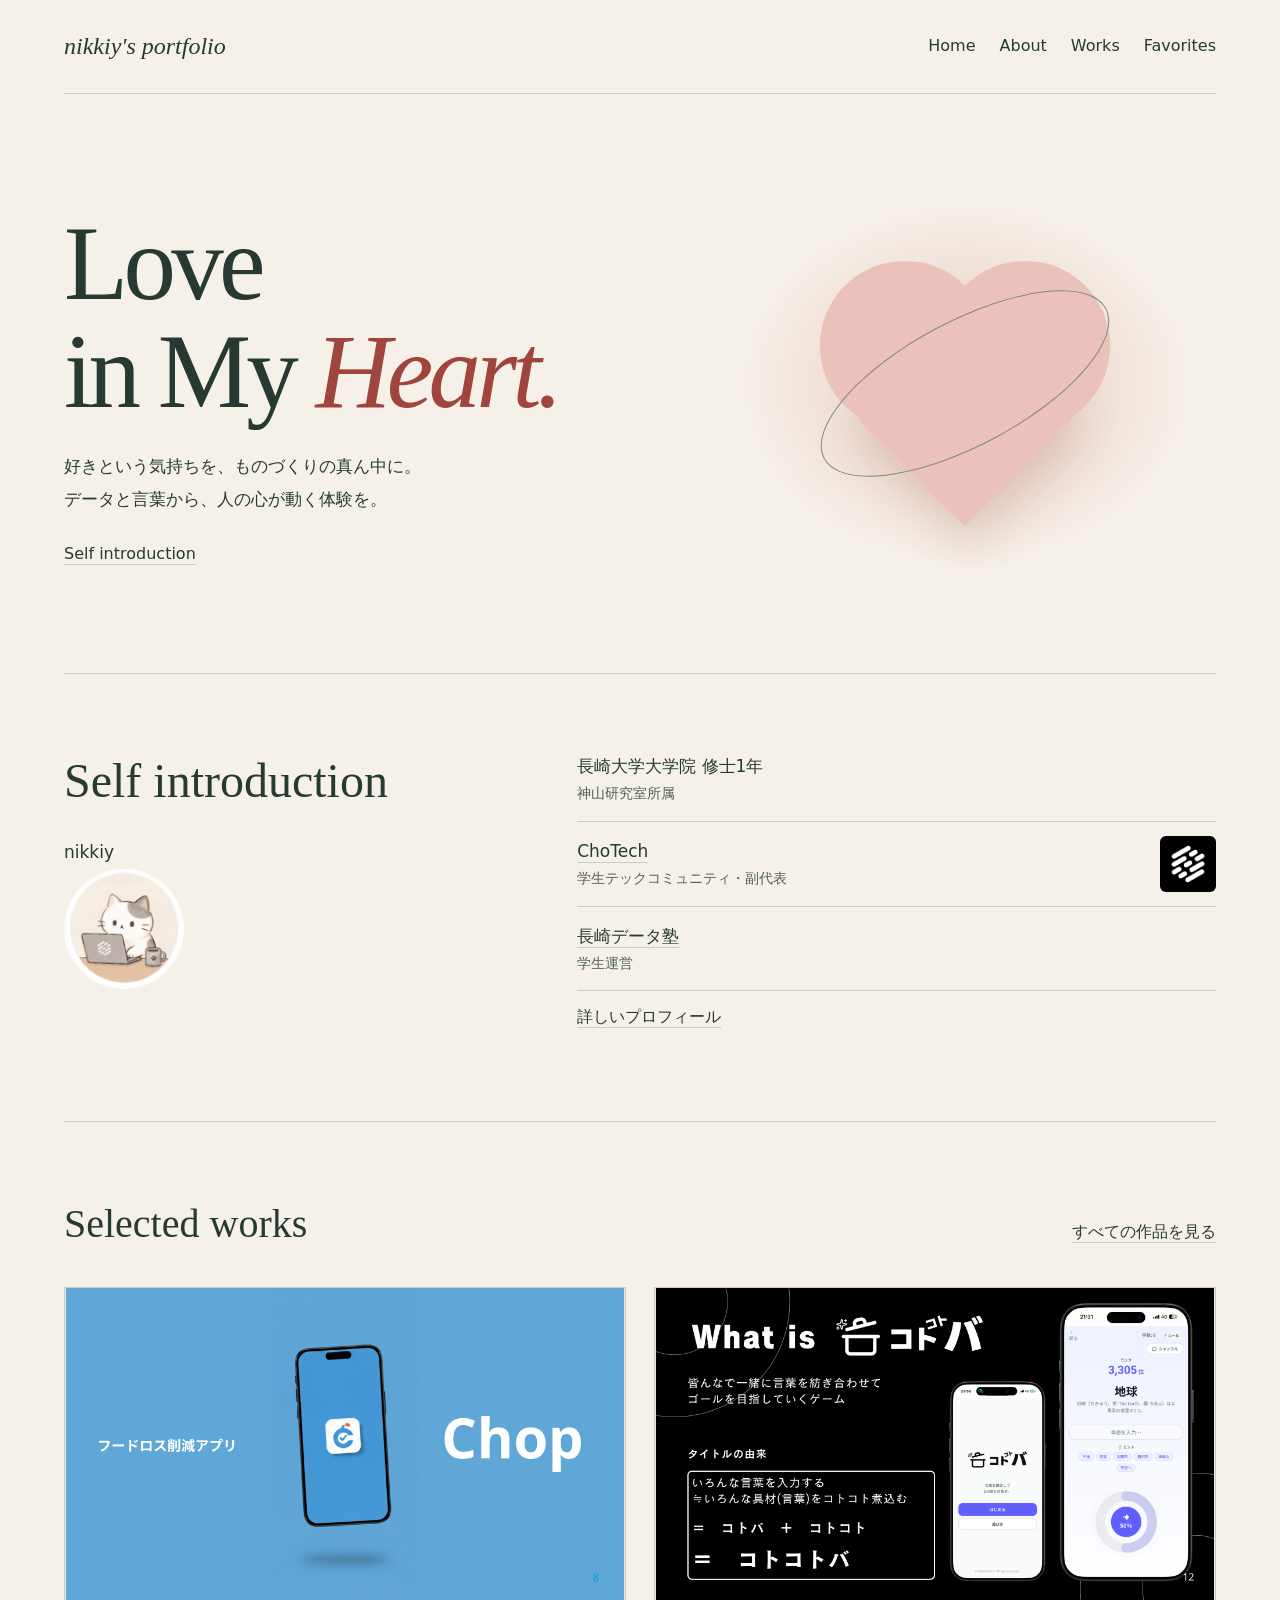
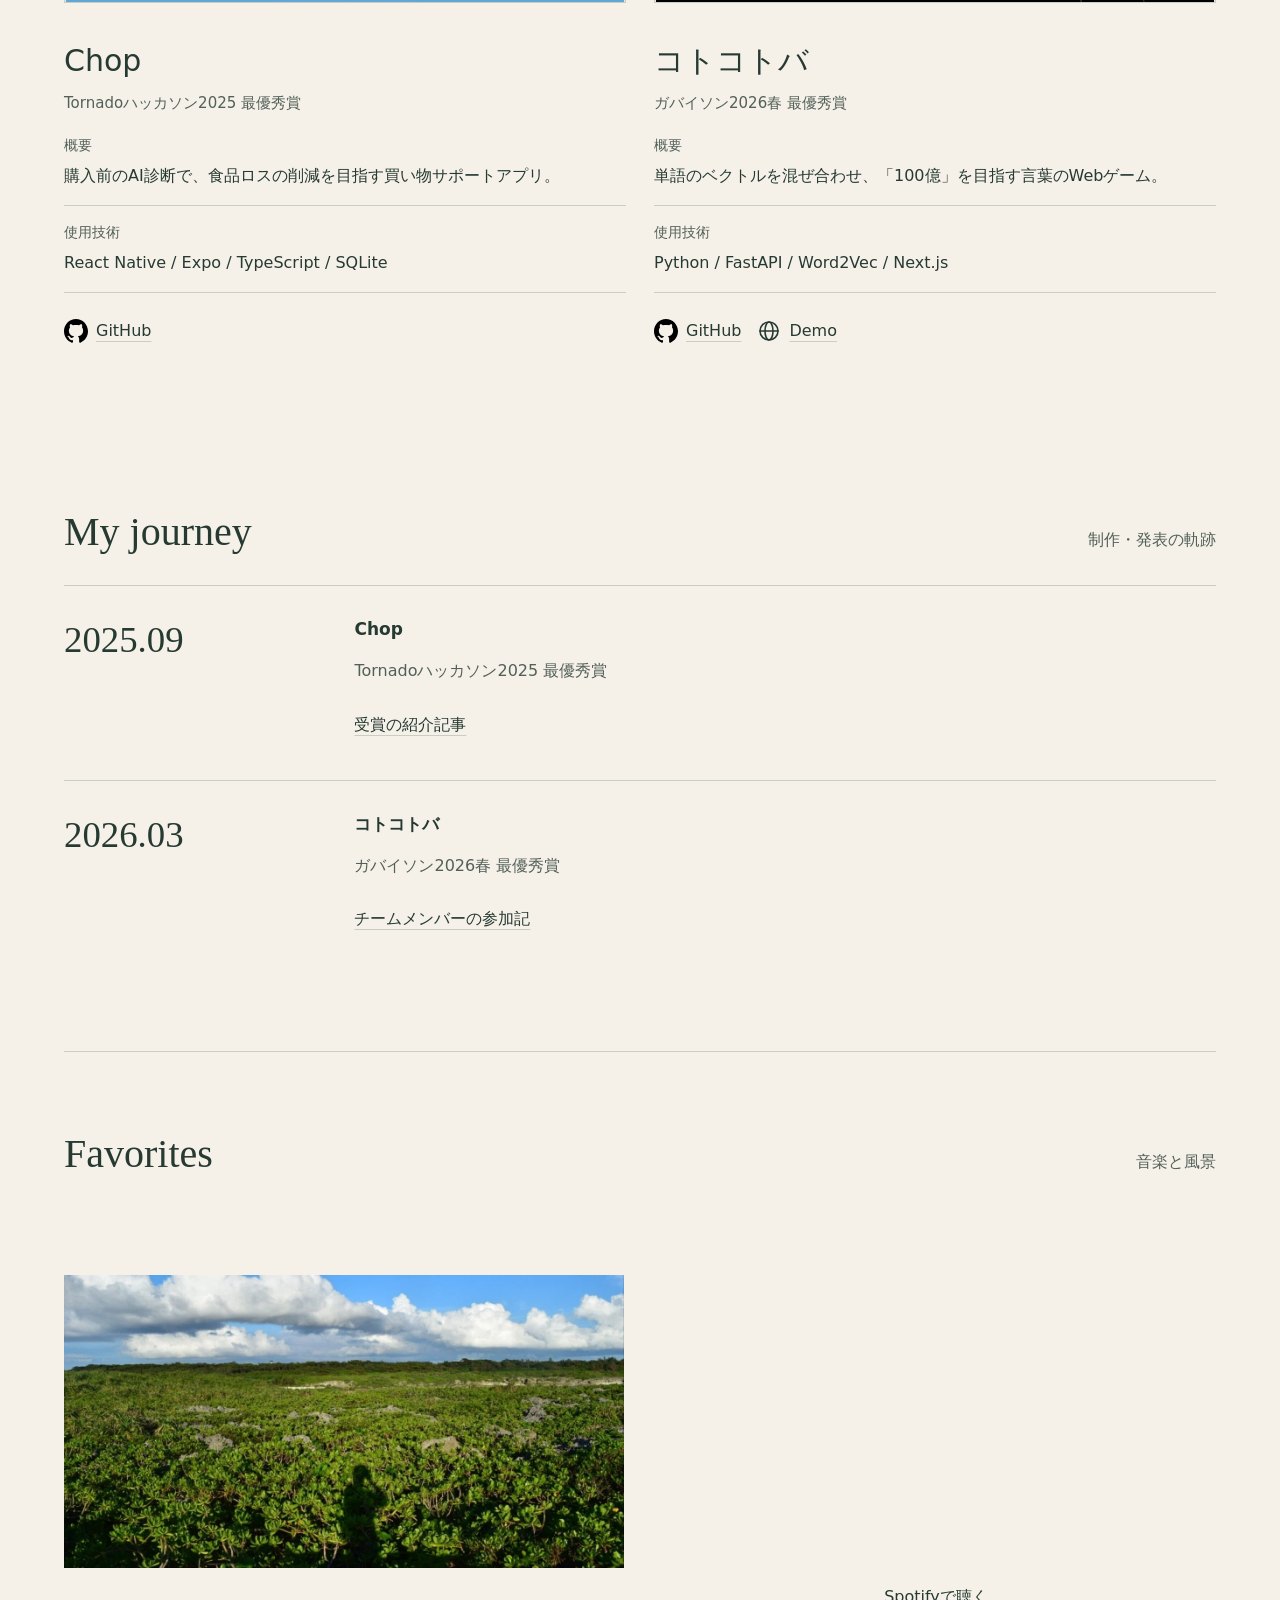
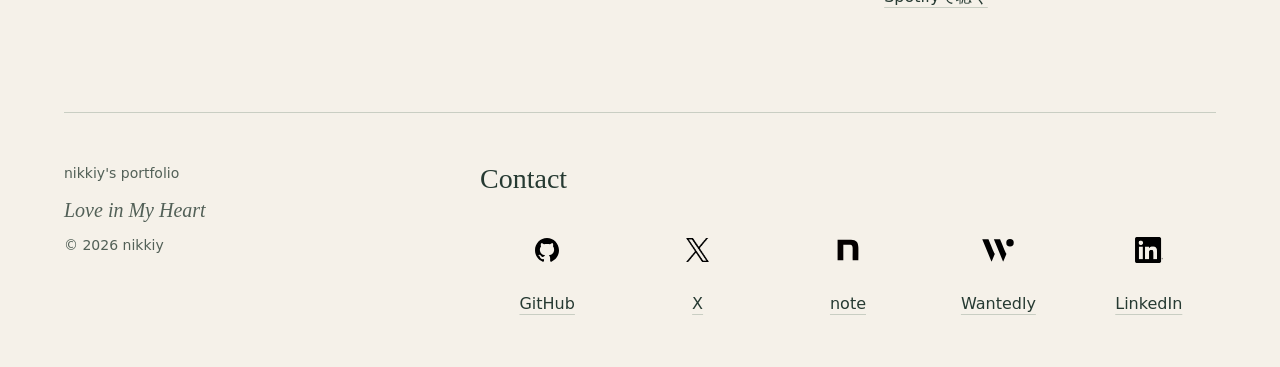
<file: index.html>
<!doctype html>
<html lang="ja">
<head>
<meta charset="utf-8"><meta name="viewport" content="width=device-width,initial-scale=1">
<title>nikkiy's portfolio — Love in My Heart</title>
<meta name="description" content="nikkiy's portfolio。データと言葉を、心が動く体験へ。作品と制作の軌跡。">
<link rel="icon" type="image/svg+xml" href="images/site-mark.svg"><link rel="stylesheet" href="portfolio-theme.css">
</head>
<body data-page="home"><a class="skip-link" href="#main">本文へ</a>

<div class="shell">
<header class="top"><a class="brand" href="index.html">nikkiy's portfolio</a><nav class="nav" aria-label="メインナビゲーション"><a href="index.html" data-nav="home">Home</a><a href="about.html" data-nav="about">About</a><a href="portfolio.html" data-nav="portfolio">Works</a><a href="#favorites">Favorites</a></nav></header>
<main id="main">
<section class="hero" id="home" aria-labelledby="main-title"><div><h1 id="main-title">Love<br>in My <em>Heart.</em></h1><p class="lead">好きという気持ちを、ものづくりの真ん中に。<br>データと言葉から、人の心が動く体験を。</p><a class="more" href="#about">Self introduction</a></div><div class="hero-art" role="img" aria-label="ハートと軌道を組み合わせた表紙のビジュアル"><div class="heart"></div><div class="orbit"></div></div></section>

<section class="section about" id="about" aria-labelledby="about-title"><div><h2 id="about-title">Self introduction</h2><p class="profile-name">nikkiy</p><img class="profile-portrait profile-portrait-small" src="images/nikkiy-cat.jpeg" alt="パソコンに向かう猫のプロフィールイラスト" width="2048" height="2048" loading="lazy" decoding="async"></div><div>
<ul class="profile-roles" aria-label="所属と活動">
  <li>
    <span class="profile-role-name">長崎大学大学院 修士1年</span>
    <span class="profile-role-detail">神山研究室所属</span>
  </li>
  <li>
    <a class="profile-community" href="https://chotech.dev/" target="_blank" rel="noopener noreferrer" aria-label="学生テックコミュニティ ChoTech 副代表。公式サイトを新しいタブで開く">
      <strong class="profile-role-name">ChoTech</strong>
      <img class="community-logo" src="images/chotech-mark.png" alt="" width="1080" height="1080" loading="lazy" decoding="async">
      <span class="profile-role-detail">学生テックコミュニティ・副代表</span>
    </a>
  </li>
  <li>
    <a class="profile-organization" href="https://db.nagasaki-u.ac.jp/projects/nd-juku/" target="_blank" rel="noopener noreferrer" aria-label="長崎データ塾の公式紹介ページを新しいタブで開く">
      <span class="profile-role-name">長崎データ塾</span>
      <span class="profile-role-detail">学生運営</span>
    </a>
  </li>
</ul><a class="more" href="about.html">詳しいプロフィール</a>
</div></section>
<section class="section" id="works" aria-labelledby="works-title"><div class="section-head"><h2 id="works-title">Selected works</h2><a class="more" href="portfolio.html">すべての作品を見る</a></div><div class="works" id="selected-work-grid"></div><noscript><p><a href="https://github.com/yudo417/Workspace_katsuUdon">Chop</a>・<a href="https://github.com/nu-chotech/coto2-ba">コトコトバ</a></p></noscript></section>

<section class="section" id="journey" aria-labelledby="journey-title"><div class="section-head"><h2 id="journey-title">My journey</h2><span>制作・発表の軌跡</span></div><ol class="journey">
  <li class="event"><time class="year" datetime="2025-09">2025.09</time><div class="event-body"><h3>Chop</h3><p>Tornadoハッカソン2025 最優秀賞</p><a class="more event-source" href="https://www.teikyo-u.ac.jp/topics/2025/1009-1" target="_blank" rel="noopener noreferrer">受賞の紹介記事</a></div></li>
  <li class="event"><time class="year" datetime="2026-03">2026.03</time><div class="event-body"><h3>コトコトバ</h3><p>ガバイソン2026春 最優秀賞</p><a class="more event-source" href="https://note.com/ut42tech/n/nac8dcaa9a128" target="_blank" rel="noopener noreferrer">チームメンバーの参加記</a></div></li>
</ol></section>
<section class="section favorites" id="favorites" aria-labelledby="favorites-title">
  <div class="section-head"><h2 id="favorites-title">Favorites</h2><span>音楽と風景</span></div>
  <div class="favorites-grid"><figure class="favorite-landscape"><img src="images/favorite-landscape.webp" alt="大きな雲が浮かぶ青空と、緑が広がる風景" width="1280" height="670" loading="lazy" decoding="async"></figure>
  <div class="favorite-music"><div class="spotify-player">
    <iframe title="お気に入りの音楽 — Spotifyプレイヤー" src="https://open.spotify.com/embed/track/0A9s1ZDOZsYsbfkRk6q2cr?utm_source=generator&amp;si=86ffbbbaef3b4868" width="100%" height="352" allowfullscreen allow="autoplay; clipboard-write; encrypted-media; fullscreen; picture-in-picture" loading="lazy"></iframe>
  </div>
  <p class="spotify-link"><a class="more" href="https://open.spotify.com/track/0A9s1ZDOZsYsbfkRk6q2cr" target="_blank" rel="noopener noreferrer">Spotifyで聴く</a></p></div></div>
</section>
</main><footer class="footer">
  <div class="footer-identity"><span>nikkiy's portfolio</span><em>Love in My Heart</em><span class="footer-copyright">© 2026 nikkiy</span></div>
  <div class="footer-contact" id="contact" data-contact hidden>
    <h2 id="contact-title">Contact</h2>
    <ul class="contact-links" id="contact-links" aria-labelledby="contact-title"></ul>
  </div>
</footer>
</div><script src="data/portfolio-projects.js"></script><script src="data/contact-links.js"></script><script src="project-cards.js"></script><script src="public.js"></script></body></html>
</file>
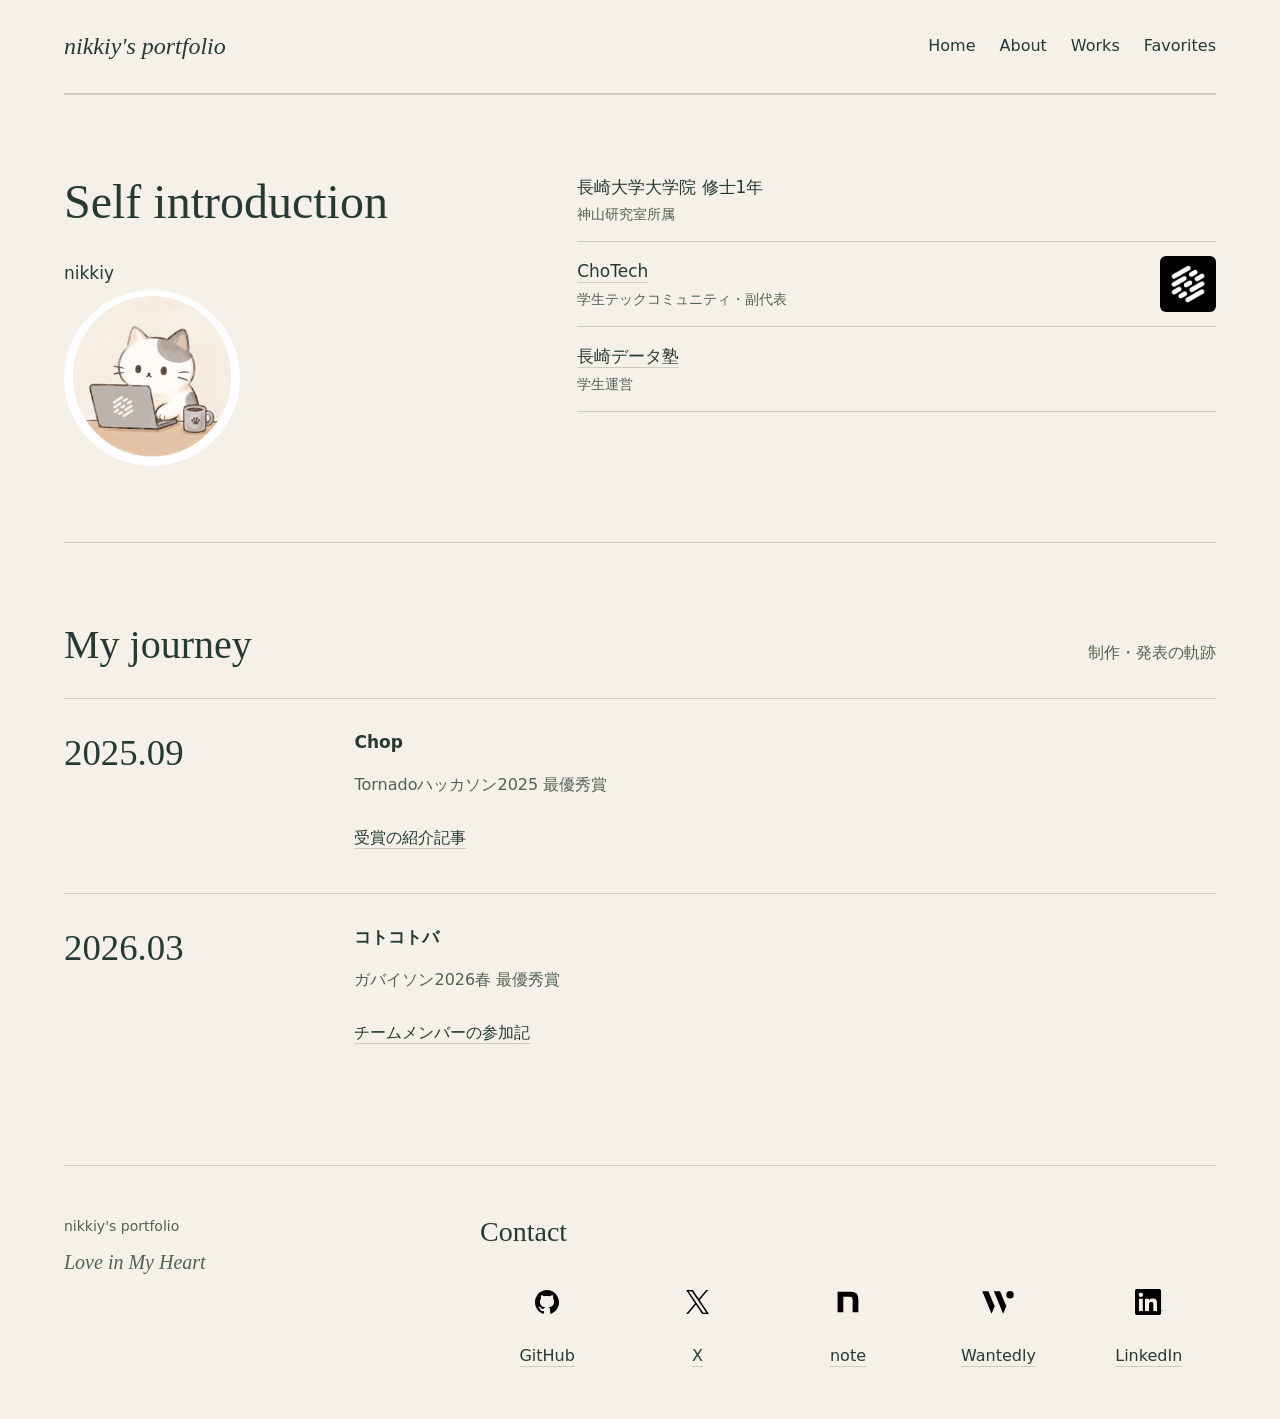
<file: about.html>
<!doctype html><html lang="ja"><head><meta charset="utf-8"><meta name="viewport" content="width=device-width,initial-scale=1"><title>About — nikkiy's portfolio</title><meta name="description" content="nikkiyの所属と活動、制作・発表の軌跡。"><link rel="icon" type="image/svg+xml" href="images/site-mark.svg"><link rel="stylesheet" href="portfolio-theme.css"></head><body data-page="about"><a class="skip-link" href="#main">本文へ</a><div class="shell"><header class="top"><a class="brand" href="index.html">nikkiy's portfolio</a><nav class="nav" aria-label="メインナビゲーション"><a href="index.html" data-nav="home">Home</a><a href="about.html" data-nav="about">About</a><a href="portfolio.html" data-nav="portfolio">Works</a><a href="index.html#favorites">Favorites</a></nav></header><main id="main"><section class="section about" aria-labelledby="about-title"><div><h1 id="about-title">Self introduction</h1><p class="profile-name">nikkiy</p><img class="profile-portrait" src="images/nikkiy-cat.jpeg" alt="パソコンに向かう猫のプロフィールイラスト" width="2048" height="2048" loading="lazy" decoding="async"></div><div>
<ul class="profile-roles" aria-label="所属と活動">
  <li>
    <span class="profile-role-name">長崎大学大学院 修士1年</span>
    <span class="profile-role-detail">神山研究室所属</span>
  </li>
  <li>
    <a class="profile-community" href="https://chotech.dev/" target="_blank" rel="noopener noreferrer" aria-label="学生テックコミュニティ ChoTech 副代表。公式サイトを新しいタブで開く">
      <strong class="profile-role-name">ChoTech</strong>
      <img class="community-logo" src="images/chotech-mark.png" alt="" width="1080" height="1080" loading="lazy" decoding="async">
      <span class="profile-role-detail">学生テックコミュニティ・副代表</span>
    </a>
  </li>
  <li>
    <a class="profile-organization" href="https://db.nagasaki-u.ac.jp/projects/nd-juku/" target="_blank" rel="noopener noreferrer" aria-label="長崎データ塾の公式紹介ページを新しいタブで開く">
      <span class="profile-role-name">長崎データ塾</span>
      <span class="profile-role-detail">学生運営</span>
    </a>
  </li>
</ul>
</div></section><section class="section" id="journey"><div class="section-head"><h2>My journey</h2><span>制作・発表の軌跡</span></div><ol class="journey">
  <li class="event"><time class="year" datetime="2025-09">2025.09</time><div class="event-body"><h3>Chop</h3><p>Tornadoハッカソン2025 最優秀賞</p><a class="more event-source" href="https://www.teikyo-u.ac.jp/topics/2025/1009-1" target="_blank" rel="noopener noreferrer">受賞の紹介記事</a></div></li>
  <li class="event"><time class="year" datetime="2026-03">2026.03</time><div class="event-body"><h3>コトコトバ</h3><p>ガバイソン2026春 最優秀賞</p><a class="more event-source" href="https://note.com/ut42tech/n/nac8dcaa9a128" target="_blank" rel="noopener noreferrer">チームメンバーの参加記</a></div></li>
</ol></section></main><footer class="footer">
  <div class="footer-identity"><span>nikkiy's portfolio</span><em>Love in My Heart</em></div>
  <div class="footer-contact" id="contact" data-contact hidden>
    <h2 id="contact-title">Contact</h2>
    <ul class="contact-links" id="contact-links" aria-labelledby="contact-title"></ul>
  </div>
</footer></div><script src="data/contact-links.js"></script><script src="project-cards.js"></script><script src="public.js"></script></body></html>
</file>
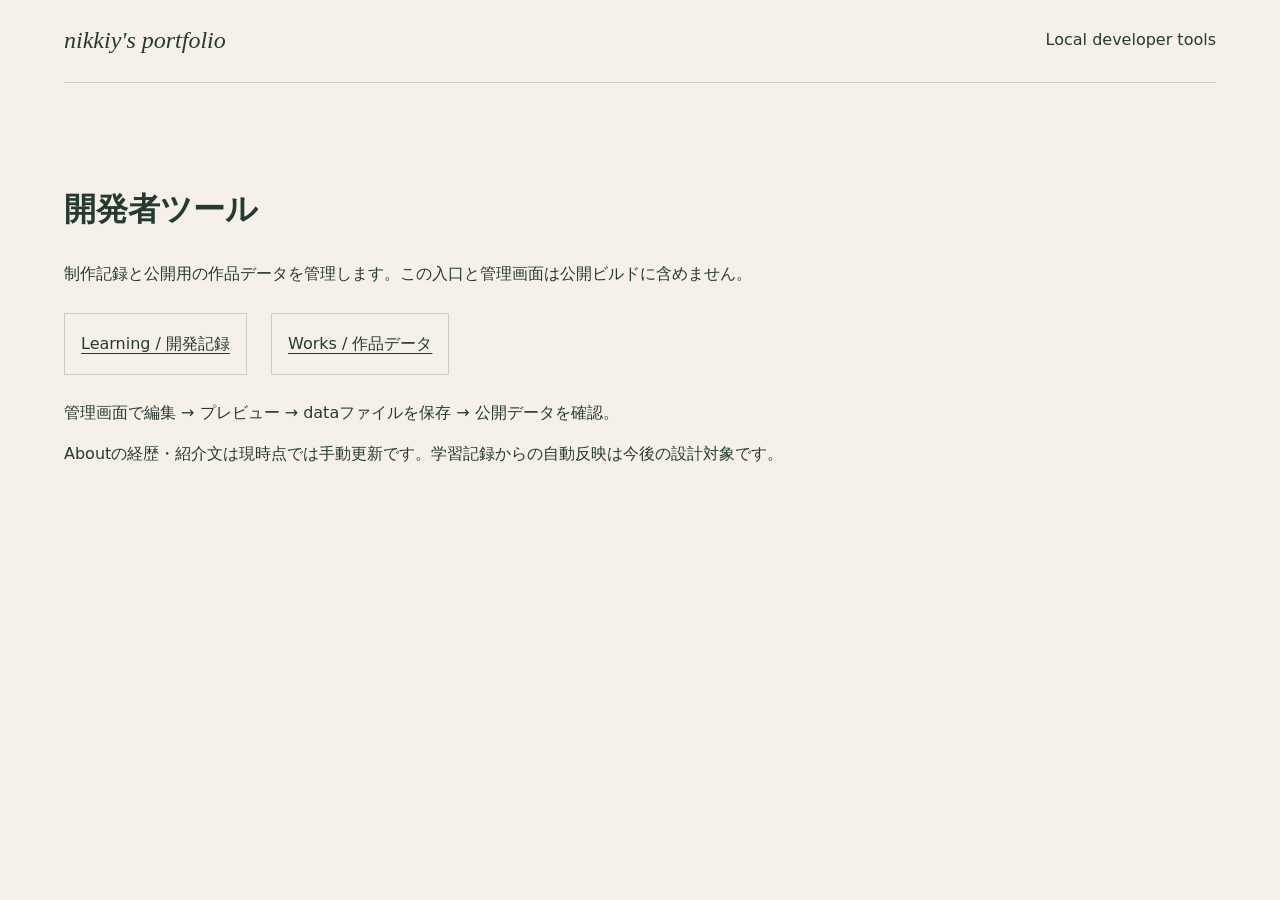
<file: developer-admin.html>
﻿<!doctype html><html lang="ja"><head><meta charset="utf-8"><meta name="viewport" content="width=device-width,initial-scale=1"><meta name="robots" content="noindex"><title>Developer tools — nikkiy's portfolio</title><link rel="stylesheet" href="portfolio-theme.css"></head><body><div class="shell"><header class="top"><a class="brand" href="index.html">nikkiy's portfolio</a><span>Local developer tools</span></header><main class="section"><h1>開発者ツール</h1><p>制作記録と公開用の作品データを管理します。この入口と管理画面は公開ビルドに含めません。</p><div class="developer-links"><a href="learning-admin.html">Learning / 開発記録</a><a href="portfolio-admin.html">Works / 作品データ</a></div><p>管理画面で編集 → プレビュー → dataファイルを保存 → 公開データを確認。</p><p>Aboutの経歴・紹介文は現時点では手動更新です。学習記録からの自動反映は今後の設計対象です。</p></main></div></body></html>
</file>
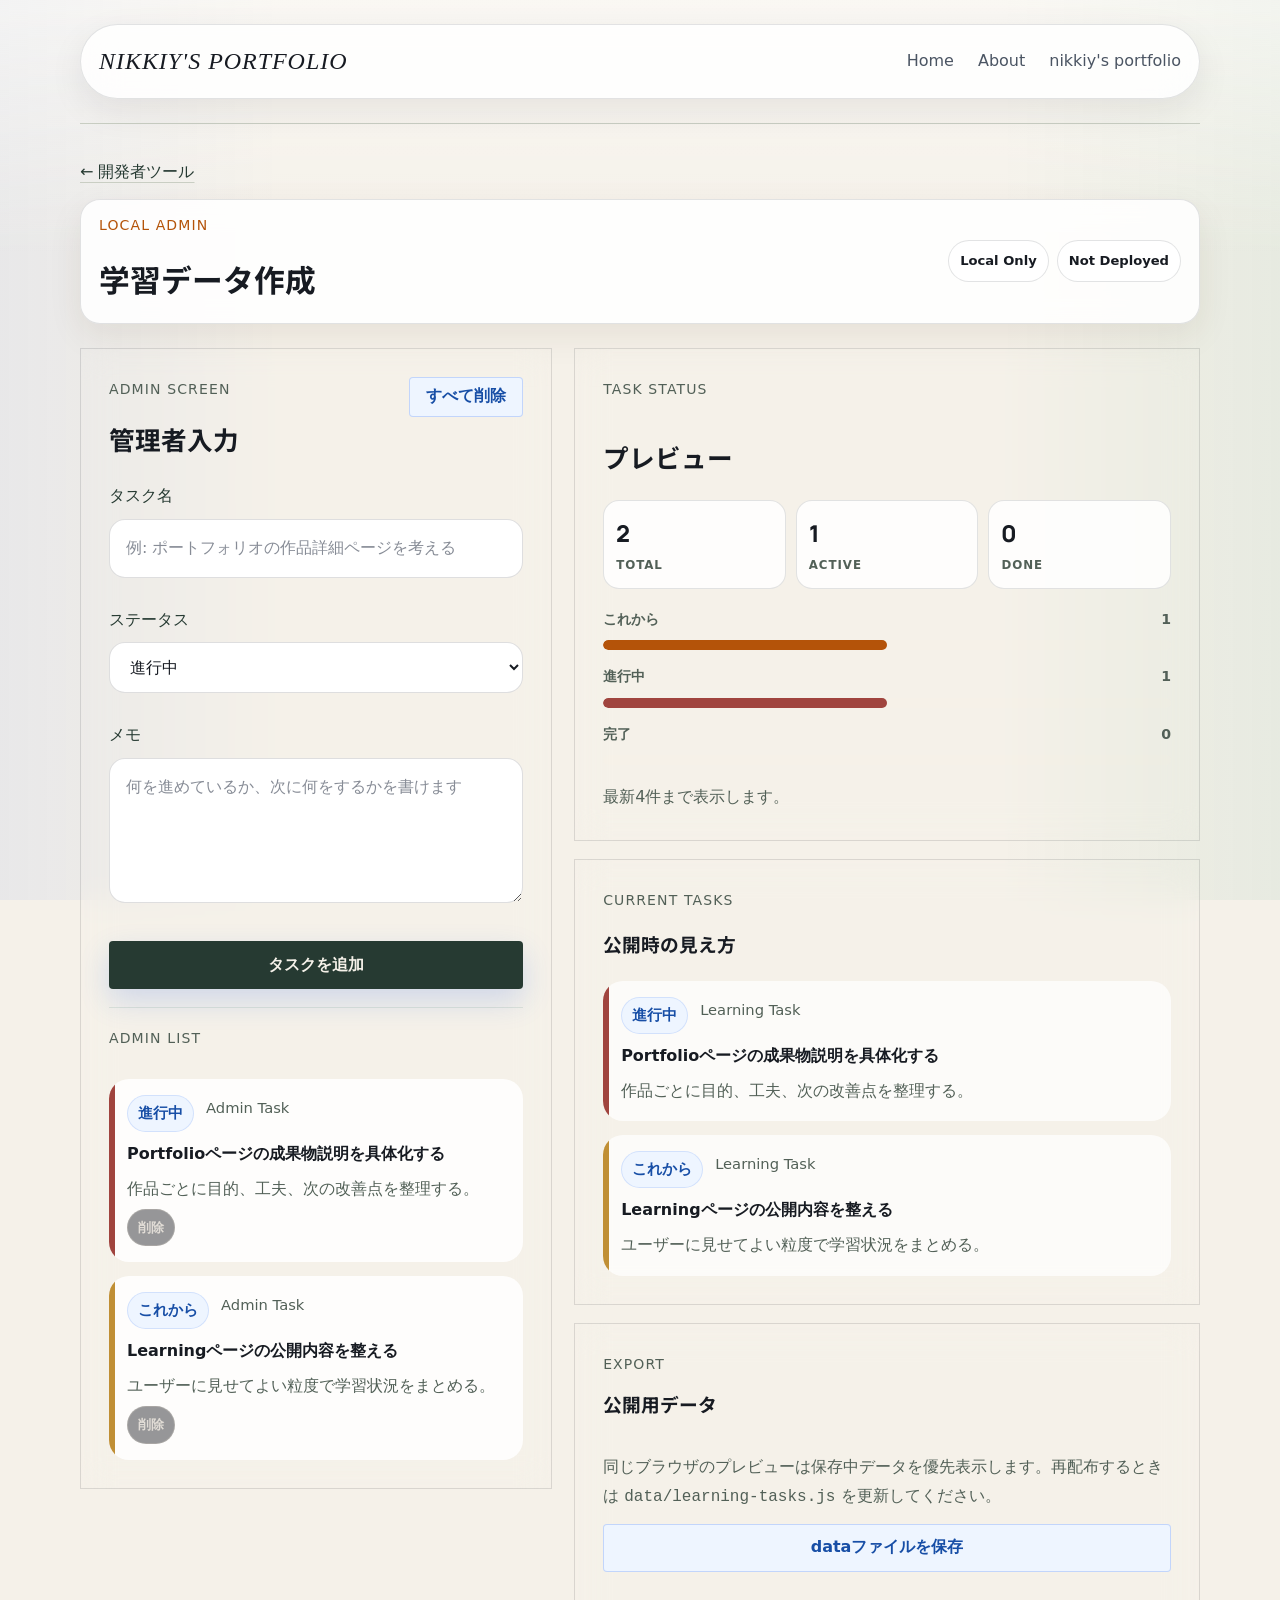
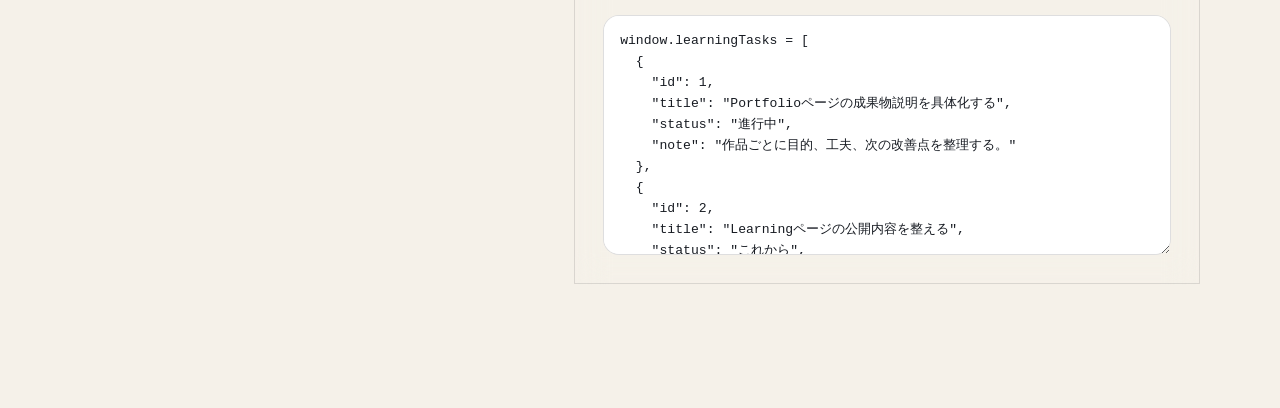
<file: learning-admin.html>
<!DOCTYPE html>
<html lang="ja">
<head>
  <link rel="icon" href="favicon.png">
  <meta charset="UTF-8">
  <meta name="viewport" content="width=device-width, initial-scale=1.0">
  <title>Portfolio | Learning Admin</title>
  <meta
    name="description"
    content="nikkiy's portfolio のLearningデータをローカルで作成するための管理者用ページです。"
  >
  <link rel="preconnect" href="https://fonts.googleapis.com">
  <link rel="preconnect" href="https://fonts.gstatic.com" crossorigin>
  <link
    href="https://fonts.googleapis.com/css2?family=Manrope:wght@400;500;700;800&family=Noto+Sans+JP:wght@400;500;700;900&display=swap"
    rel="stylesheet"
  >
  <link rel="stylesheet" href="styles.css"><link rel="stylesheet" href="portfolio-theme.css">
</head>
<body data-page="learning">
  <div class="page-shell">
    <header class="site-header compact-header">
      <nav class="topbar">
        <a class="brand" href="index.html">nikkiy's portfolio</a>
        <div class="topbar-links">
          <a href="index.html" data-nav="home">Home</a>
          <a href="about.html" data-nav="about">About</a>
          <a href="portfolio.html" data-nav="portfolio">nikkiy's portfolio</a>

        </div>
      </nav>
    </header>

    <main><a class="more" href="developer-admin.html">← 開発者ツール</a>
      <section class="learning-toolbar" aria-label="Learning admin overview">
        <div>
          <p class="eyebrow">Local Admin</p>
          <h1>学習データ作成</h1>
        </div>
        <div class="learning-status-strip" aria-label="管理者画面の扱い">
          <span>Local Only</span>
          <span>Not Deployed</span>
        </div>
      </section>

      <section class="section">
        <div class="learning-split-grid">
          <section class="panel admin-panel" aria-labelledby="admin-panel-title">
            <div class="panel-heading-row">
              <div>
                <p class="card-label">Admin Screen</p>
                <h2 id="admin-panel-title">管理者入力</h2>
              </div>
              <button class="button button-secondary button-small" type="button" id="task-reset-button">すべて削除</button>
            </div>

            <form id="task-form" class="task-form">
              <label>
                タスク名
                <input type="text" id="task-title-input" name="title" placeholder="例: ポートフォリオの作品詳細ページを考える" required>
              </label>
              <label>
                ステータス
                <select id="task-status-input" name="status">
                  <option value="進行中">進行中</option>
                  <option value="これから">これから</option>
                  <option value="完了">完了</option>
                </select>
              </label>
              <label>
                メモ
                <textarea id="task-note-input" name="note" rows="4" placeholder="何を進めているか、次に何をするかを書けます"></textarea>
              </label>
              <button class="button button-primary" type="submit">タスクを追加</button>
            </form>

            <div class="admin-task-area">
              <p class="card-label">Admin List</p>
              <div id="task-list" class="task-list"></div>
            </div>
          </section>

          <section class="user-preview-column" aria-labelledby="preview-panel-title">
            <article class="panel task-insight-panel">
              <p class="card-label">Task Status</p>
              <h2 id="preview-panel-title">プレビュー</h2>
              <div class="task-counts" aria-label="タスク数">
                <div>
                  <span id="task-count-total">0</span>
                  <small>Total</small>
                </div>
                <div>
                  <span id="task-count-active">0</span>
                  <small>Active</small>
                </div>
                <div>
                  <span id="task-count-done">0</span>
                  <small>Done</small>
                </div>
              </div>
              <div class="task-progress-list" aria-label="ステータス別の進捗">
                <div class="task-progress-row">
                  <div>
                    <strong>これから</strong>
                    <span id="task-count-todo">0</span>
                  </div>
                  <span class="task-progress-track">
                    <span class="task-progress-fill task-progress-todo" id="task-progress-todo"></span>
                  </span>
                </div>
                <div class="task-progress-row">
                  <div>
                    <strong>進行中</strong>
                    <span id="task-count-active-row">0</span>
                  </div>
                  <span class="task-progress-track">
                    <span class="task-progress-fill task-progress-active" id="task-progress-active"></span>
                  </span>
                </div>
                <div class="task-progress-row">
                  <div>
                    <strong>完了</strong>
                    <span id="task-count-done-row">0</span>
                  </div>
                  <span class="task-progress-track">
                    <span class="task-progress-fill task-progress-done" id="task-progress-done"></span>
                  </span>
                </div>
              </div>
              <p class="task-insight-note" id="task-limit-note">最新4件を表示します。</p>
            </article>

            <article class="panel task-list-panel">
              <p class="card-label">Current Tasks</p>
              <h3>公開時の見え方</h3>
              <div id="preview-task-list" class="task-list preview-task-list"></div>
            </article>

            <article class="panel admin-export-panel">
              <p class="card-label">Export</p>
              <h3>公開用データ</h3>
              <p>同じブラウザのプレビューは保存中データを優先表示します。再配布するときは <code>data/learning-tasks.js</code> を更新してください。</p>
              <button class="button button-secondary" type="button" id="task-save-file-button">dataファイルを保存</button>
              <p class="admin-save-status" id="task-save-status" aria-live="polite"></p>
              <textarea id="task-export-output" class="task-export-output" rows="10" readonly></textarea>
            </article>
          </section>
        </div>
      </section>
    </main>
  </div>

  <script src="data/learning-tasks.js"></script>
  <script src="script.js"></script>
</body>
</html>
</file>
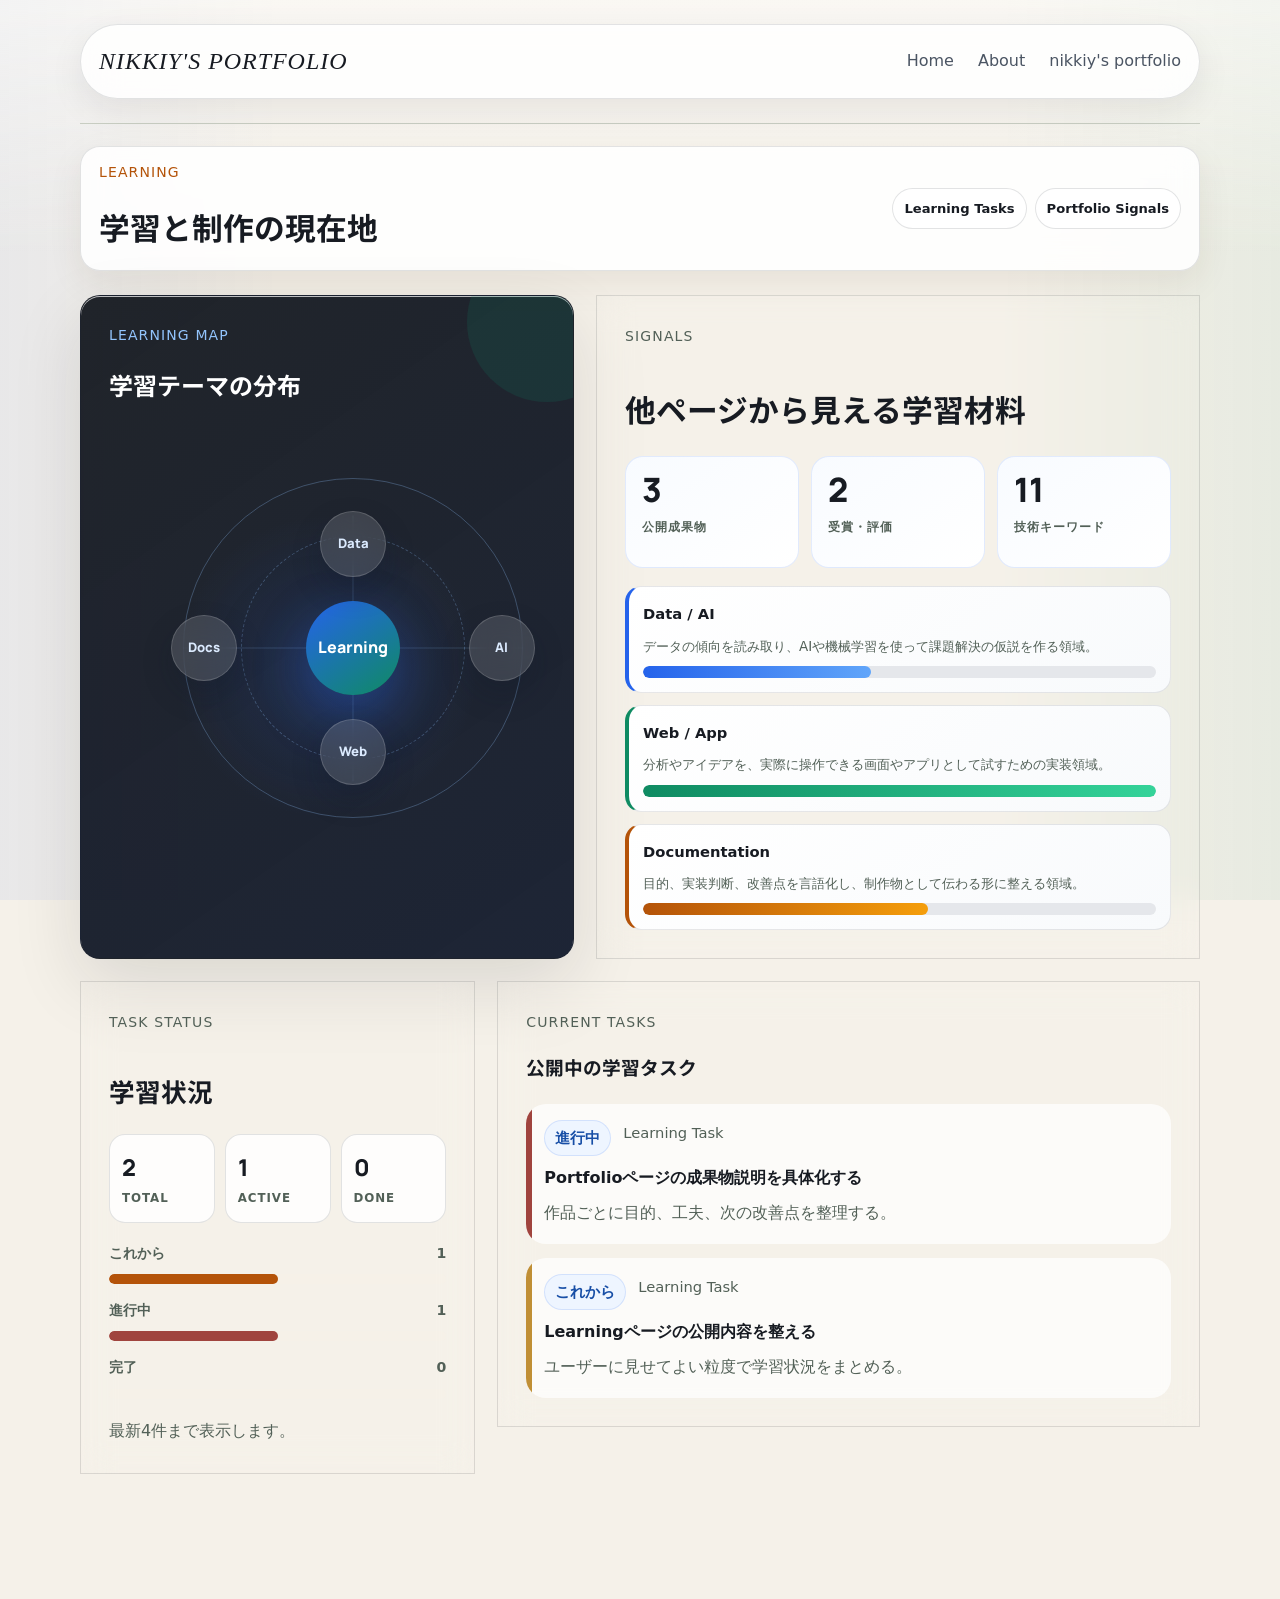
<file: learning.html>
<!DOCTYPE html>
<html lang="ja">
<head>
  <link rel="icon" href="favicon.png">
  <meta charset="UTF-8">
  <meta name="viewport" content="width=device-width, initial-scale=1.0">
  <title>Portfolio | Learning</title>
  <meta
    name="description"
    content="nikkiy's portfolio のLearningページ。現在の学習状況を公開用に表示します。"
  >
  <link rel="preconnect" href="https://fonts.googleapis.com">
  <link rel="preconnect" href="https://fonts.gstatic.com" crossorigin>
  <link
    href="https://fonts.googleapis.com/css2?family=Manrope:wght@400;500;700;800&family=Noto+Sans+JP:wght@400;500;700;900&display=swap"
    rel="stylesheet"
  >
  <link rel="stylesheet" href="styles.css"><link rel="stylesheet" href="portfolio-theme.css">
</head>
<body data-page="learning">
  <div class="page-shell">
    <header class="site-header compact-header">
      <nav class="topbar">
        <a class="brand" href="index.html">nikkiy's portfolio</a>
        <div class="topbar-links">
          <a href="index.html" data-nav="home">Home</a>
          <a href="about.html" data-nav="about">About</a>
          <a href="portfolio.html" data-nav="portfolio">nikkiy's portfolio</a>

        </div>
      </nav>
    </header>

    <main>
      <section class="learning-toolbar" aria-label="Learning overview">
        <div>
          <p class="eyebrow">Learning</p>
          <h1>学習と制作の現在地</h1>
        </div>
        <div class="learning-status-strip" aria-label="データの表示方式">
          <span>Learning Tasks</span>
          <span>Portfolio Signals</span>
        </div>
      </section>

      <section class="section">
        <div class="learning-dashboard" aria-label="Learning dashboard">
          <article class="learning-radar-panel">
            <div>
              <p class="card-label">Learning Map</p>
              <h2>学習テーマの分布</h2>
            </div>
            <div class="learning-orbit" aria-hidden="true">
              <span class="orbit-ring orbit-ring-one"></span>
              <span class="orbit-ring orbit-ring-two"></span>
              <span class="orbit-core">Learning</span>
              <span class="orbit-node orbit-node-data">Data</span>
              <span class="orbit-node orbit-node-ai">AI</span>
              <span class="orbit-node orbit-node-web">Web</span>
              <span class="orbit-node orbit-node-docs">Docs</span>
            </div>
          </article>

          <article class="panel learning-source-panel">
            <p class="card-label">Signals</p>
            <h2>他ページから見える学習材料</h2>
            <div class="learning-signal-grid">
              <div>
                <span id="learning-project-count">0</span>
                <small>公開成果物</small>
              </div>
              <div>
                <span id="learning-award-count">0</span>
                <small>受賞・評価</small>
              </div>
              <div>
                <span id="learning-tech-count">0</span>
                <small>技術キーワード</small>
              </div>
            </div>
            <div class="learning-topic-bars" aria-label="学習テーマ別の関連度">
              <div class="topic-row topic-row-ai">
                <strong>Data / AI</strong>
                <p>データの傾向を読み取り、AIや機械学習を使って課題解決の仮説を作る領域。</p>
                <span><i id="learning-bar-ai"></i></span>
              </div>
              <div class="topic-row topic-row-web">
                <strong>Web / App</strong>
                <p>分析やアイデアを、実際に操作できる画面やアプリとして試すための実装領域。</p>
                <span><i id="learning-bar-web"></i></span>
              </div>
              <div class="topic-row topic-row-docs">
                <strong>Documentation</strong>
                <p>目的、実装判断、改善点を言語化し、制作物として伝わる形に整える領域。</p>
                <span><i id="learning-bar-docs"></i></span>
              </div>
            </div>
          </article>
        </div>

        <div class="learning-public-grid">
          <article class="panel task-insight-panel">
            <p class="card-label">Task Status</p>
            <h2 id="preview-panel-title">学習状況</h2>
            <div class="task-counts" aria-label="タスク数">
              <div>
                <span id="task-count-total">0</span>
                <small>Total</small>
              </div>
              <div>
                <span id="task-count-active">0</span>
                <small>Active</small>
              </div>
              <div>
                <span id="task-count-done">0</span>
                <small>Done</small>
              </div>
            </div>
            <div class="task-progress-list" aria-label="ステータス別の進捗">
              <div class="task-progress-row">
                <div>
                  <strong>これから</strong>
                  <span id="task-count-todo">0</span>
                </div>
                <span class="task-progress-track">
                  <span class="task-progress-fill task-progress-todo" id="task-progress-todo"></span>
                </span>
              </div>
              <div class="task-progress-row">
                <div>
                  <strong>進行中</strong>
                  <span id="task-count-active-row">0</span>
                </div>
                <span class="task-progress-track">
                  <span class="task-progress-fill task-progress-active" id="task-progress-active"></span>
                </span>
              </div>
              <div class="task-progress-row">
                <div>
                  <strong>完了</strong>
                  <span id="task-count-done-row">0</span>
                </div>
                <span class="task-progress-track">
                  <span class="task-progress-fill task-progress-done" id="task-progress-done"></span>
                </span>
              </div>
            </div>
            <p class="task-insight-note" id="task-limit-note">最新4件を表示します。</p>
          </article>

          <article class="panel task-list-panel">
            <p class="card-label">Current Tasks</p>
            <h3>公開中の学習タスク</h3>
            <div id="preview-task-list" class="task-list preview-task-list"></div>
          </article>
        </div>
      </section>
    </main>
  </div>

  <script src="data/portfolio-projects.js"></script>
  <script src="data/learning-tasks.js"></script>
  <script src="script.js"></script>
</body>
</html>
</file>
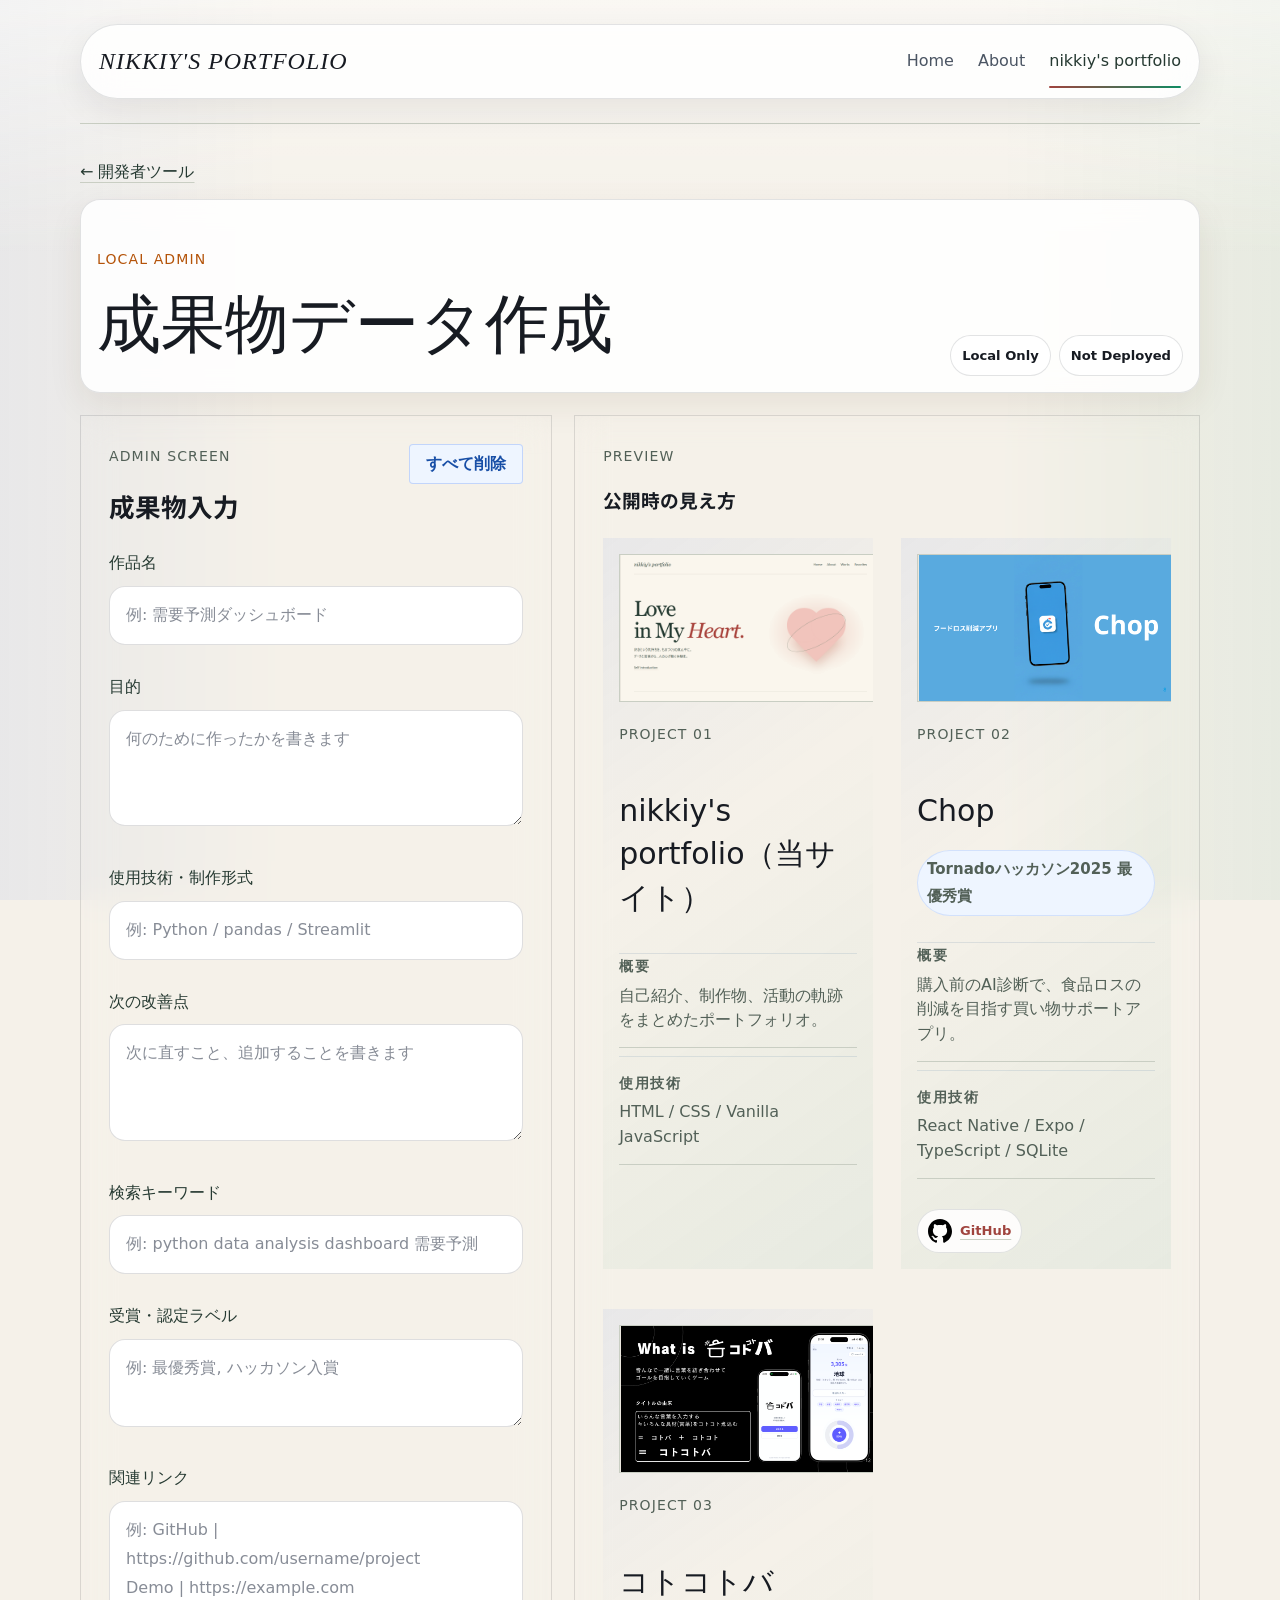
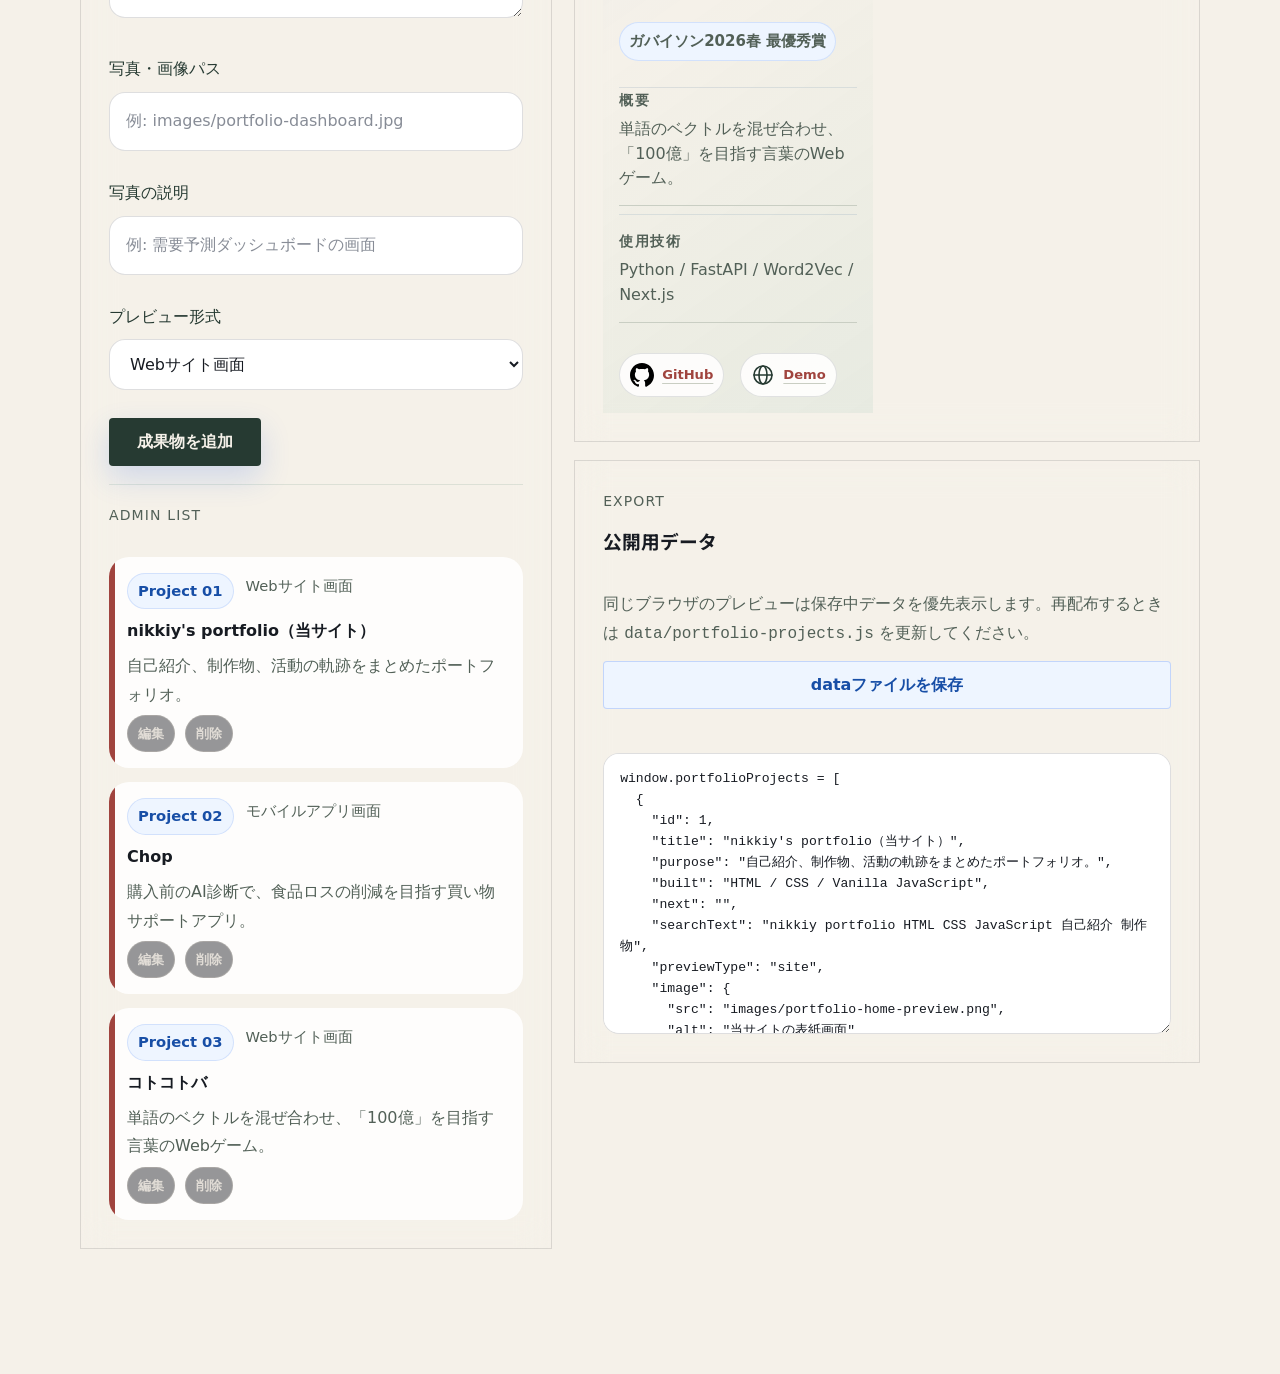
<file: portfolio-admin.html>
<!DOCTYPE html>
<html lang="ja">
<head>
  <link rel="icon" href="favicon.png">
  <meta charset="UTF-8">
  <meta name="viewport" content="width=device-width, initial-scale=1.0">
  <title>Portfolio | Portfolio Admin</title>
  <meta
    name="description"
    content="nikkiy's portfolio のPortfolioデータをローカルで作成するための管理者用ページです。"
  >
  <link rel="preconnect" href="https://fonts.googleapis.com">
  <link rel="preconnect" href="https://fonts.gstatic.com" crossorigin>
  <link
    href="https://fonts.googleapis.com/css2?family=Manrope:wght@400;500;700;800&family=Noto+Sans+JP:wght@400;500;700;900&display=swap"
    rel="stylesheet"
  >
  <link rel="stylesheet" href="styles.css"><link rel="stylesheet" href="portfolio-theme.css">
</head>
<body data-page="portfolio">
  <div class="page-shell">
    <header class="site-header compact-header">
      <nav class="topbar">
        <a class="brand" href="index.html">nikkiy's portfolio</a>
        <div class="topbar-links">
          <a href="index.html" data-nav="home">Home</a>
          <a href="about.html" data-nav="about">About</a>
          <a href="portfolio.html" data-nav="portfolio">nikkiy's portfolio</a>

        </div>
      </nav>
    </header>

    <main><a class="more" href="developer-admin.html">← 開発者ツール</a>
      <section class="portfolio-toolbar" aria-label="Portfolio admin overview">
        <div>
          <p class="eyebrow">Local Admin</p>
          <h1>成果物データ作成</h1>
        </div>
        <div class="learning-status-strip" aria-label="管理者画面の扱い">
          <span>Local Only</span>
          <span>Not Deployed</span>
        </div>
      </section>

      <section class="section">
        <div class="learning-split-grid">
          <section class="panel admin-panel" aria-labelledby="portfolio-admin-title">
            <div class="panel-heading-row">
              <div>
                <p class="card-label">Admin Screen</p>
                <h2 id="portfolio-admin-title">成果物入力</h2>
              </div>
              <button class="button button-secondary button-small" type="button" id="portfolio-reset-button">すべて削除</button>
            </div>

            <form id="portfolio-form" class="task-form">
              <label>
                作品名
                <input type="text" name="title" placeholder="例: 需要予測ダッシュボード" required>
              </label>
              <label>
                目的
                <textarea name="purpose" rows="3" placeholder="何のために作ったかを書きます" required></textarea>
              </label>
              <label>
                使用技術・制作形式
                <input type="text" name="built" placeholder="例: Python / pandas / Streamlit" required>
              </label>
              <label>
                次の改善点
                <textarea name="next" rows="3" placeholder="次に直すこと、追加することを書きます"></textarea>
              </label>
              <label>
                検索キーワード
                <input type="text" name="searchText" placeholder="例: python data analysis dashboard 需要予測">
              </label>
              <label>
                受賞・認定ラベル
                <textarea name="awards" rows="2" placeholder="例: 最優秀賞, ハッカソン入賞"></textarea>
              </label>
              <label>
                関連リンク
                <textarea name="links" rows="3" placeholder="例: GitHub | https://github.com/username/project&#10;Demo | https://example.com"></textarea>
              </label>
              <label>
                写真・画像パス
                <input type="text" name="imageSrc" placeholder="例: images/portfolio-dashboard.jpg">
              </label>
              <label>
                写真の説明
                <input type="text" name="imageAlt" placeholder="例: 需要予測ダッシュボードの画面">
              </label>
              <label>
                プレビュー形式
                <select name="previewType">
                  <option value="site">Webサイト画面</option>
                  <option value="mobile">モバイルアプリ画面</option>
                  <option value="ui">UI部品・画面練習</option>
                  <option value="notes">学習ノート・資料</option>
                </select>
              </label>
              <div class="form-actions">
                <button class="button button-primary" type="submit" id="portfolio-submit-button">成果物を追加</button>
                <button class="button button-secondary" type="button" id="portfolio-cancel-edit-button" hidden>編集をキャンセル</button>
              </div>
            </form>

            <div class="admin-task-area">
              <p class="card-label">Admin List</p>
              <div id="portfolio-admin-list" class="task-list"></div>
            </div>
          </section>

          <section class="user-preview-column" aria-labelledby="portfolio-preview-title">
            <article class="panel task-list-panel">
              <p class="card-label">Preview</p>
              <h3 id="portfolio-preview-title">公開時の見え方</h3>
              <div class="portfolio-grid portfolio-grid-admin" id="portfolio-grid"></div>
              <p class="portfolio-empty" id="portfolio-empty" hidden>成果物がありません。</p>
            </article>

            <article class="panel admin-export-panel">
              <p class="card-label">Export</p>
              <h3>公開用データ</h3>
              <p>同じブラウザのプレビューは保存中データを優先表示します。再配布するときは <code>data/portfolio-projects.js</code> を更新してください。</p>
              <button class="button button-secondary" type="button" id="portfolio-save-file-button">dataファイルを保存</button>
              <p class="admin-save-status" id="portfolio-save-status" aria-live="polite"></p>
              <textarea id="portfolio-export-output" class="task-export-output" rows="12" readonly></textarea>
            </article>
          </section>
        </div>
      </section>
    </main>
  </div>

  <script src="data/portfolio-projects.js"></script>
  <script src="project-cards.js"></script>
  <script src="script.js"></script>
</body>
</html>
</file>
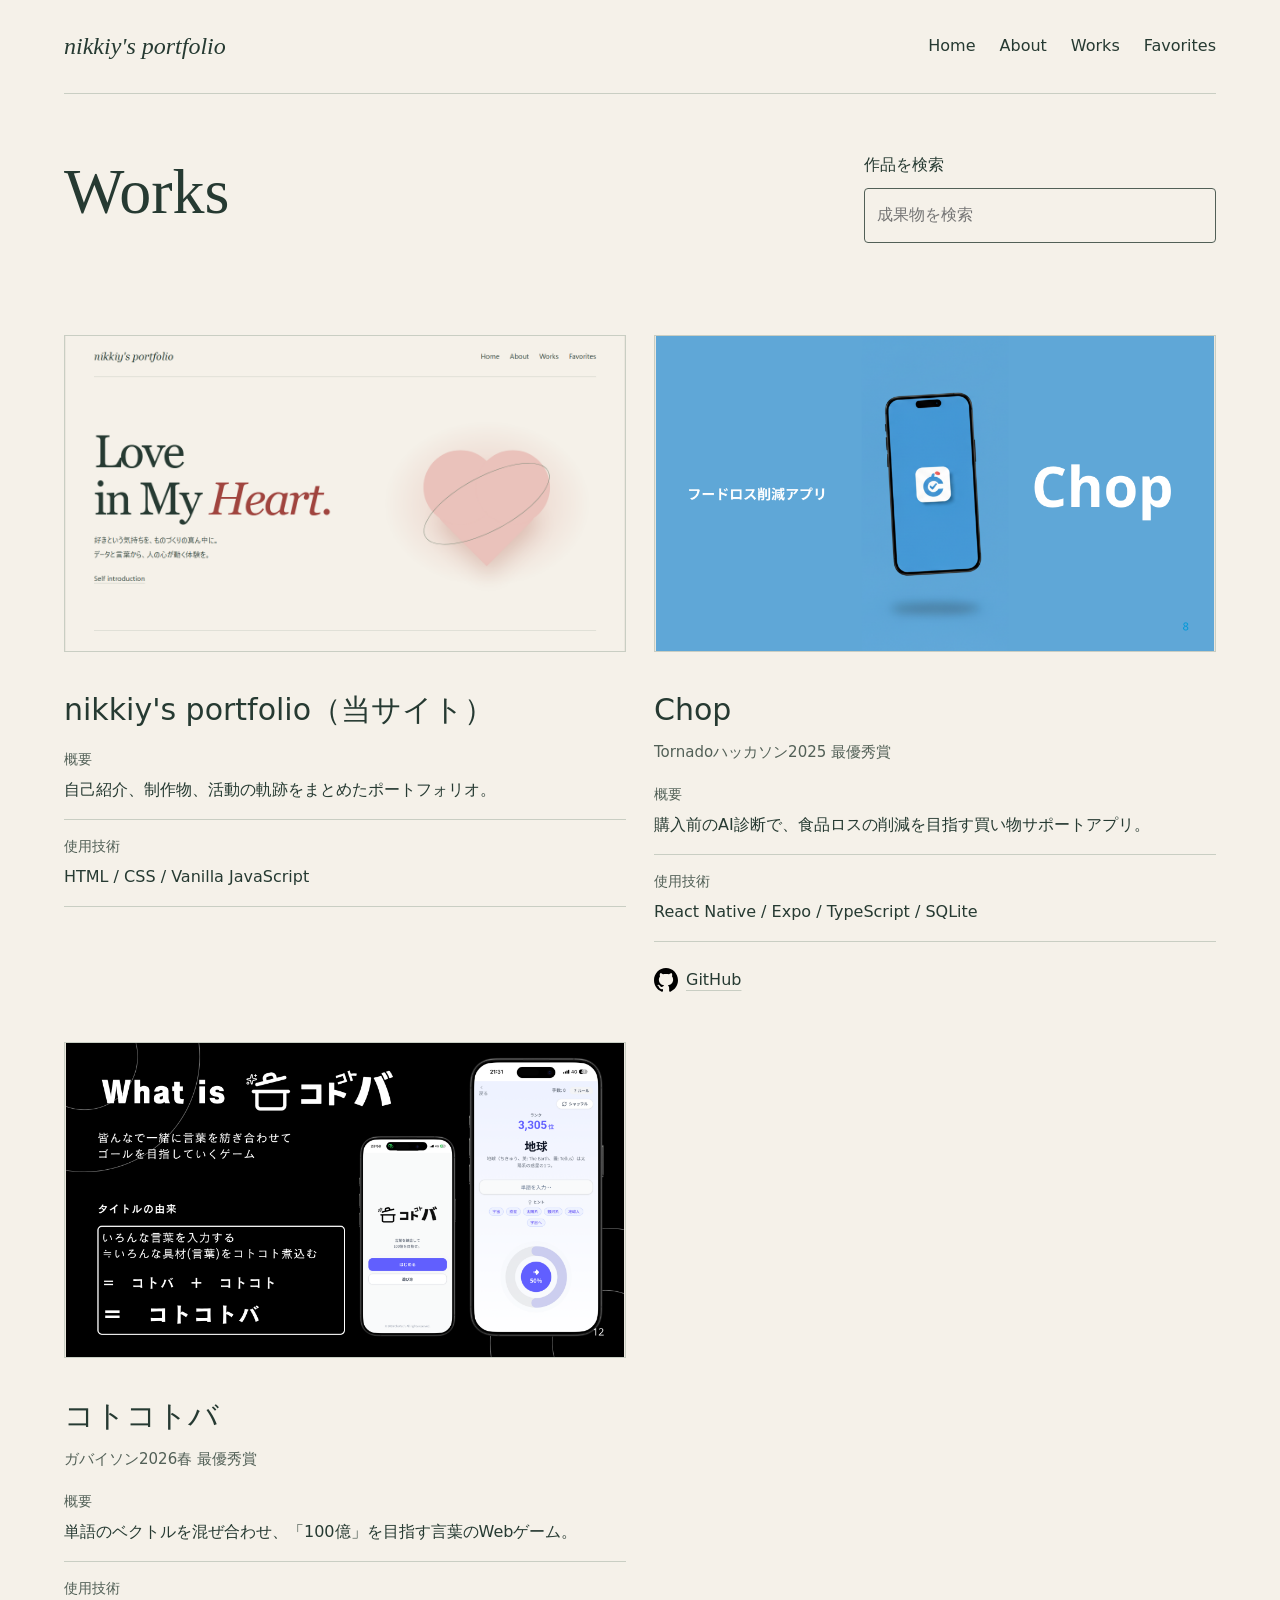
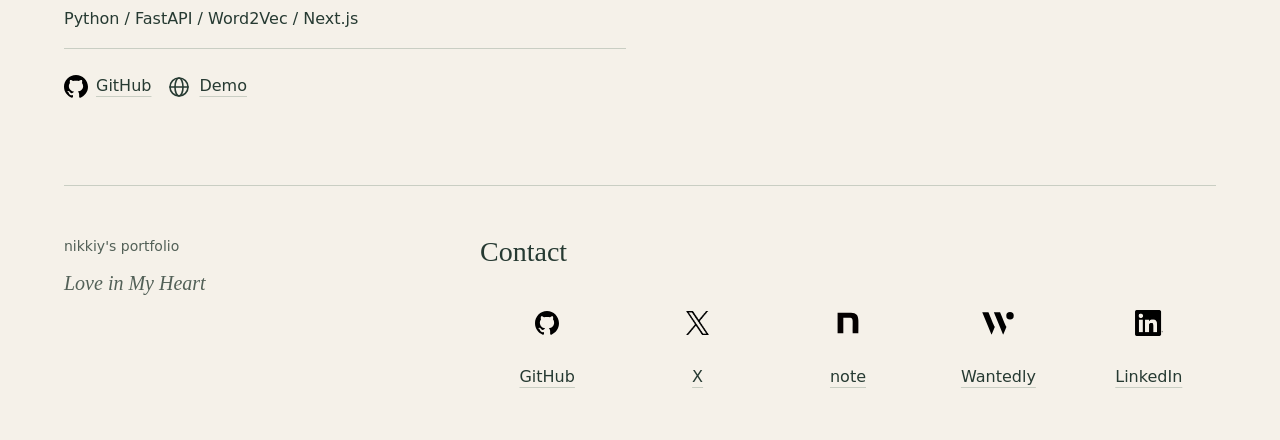
<file: portfolio.html>
<!DOCTYPE html>
<html lang="ja">
<head>
  <link rel="icon" type="image/svg+xml" href="images/site-mark.svg">
  <meta charset="UTF-8">
  <meta name="viewport" content="width=device-width, initial-scale=1.0">
  <title>Works — nikkiy's portfolio</title>
  <meta
    name="description"
    content="nikkiy's portfolio のポートフォリオページ。制作物の概要と使用技術を紹介します。"
  >
  <link rel="stylesheet" href="portfolio-theme.css">
</head>
<body data-page="portfolio">
  <a class="skip-link" href="#main">本文へ</a><div class="shell">
    <header class="top"><a class="brand" href="index.html">nikkiy's portfolio</a><nav class="nav" aria-label="メインナビゲーション"><a href="index.html" data-nav="home">Home</a><a href="about.html" data-nav="about">About</a><a href="portfolio.html" data-nav="portfolio">Works</a><a href="index.html#favorites">Favorites</a></nav></header>

    <main id="main">
      <section class="portfolio-toolbar" aria-label="Portfolio overview">
        <div>

          <h1>Works</h1>
        </div>
        <label class="portfolio-searchbar">
          <span>作品を検索</span>
          <input id="portfolio-search" type="search" placeholder="成果物を検索">
        </label>
      </section>

      <section class="section">
        <div class="portfolio-grid" id="portfolio-grid"></div><noscript><p>制作物の一覧表示にはJavaScriptを使用しています。<a href="https://github.com/nikkiy30">GitHubで制作物を見る</a></p></noscript>
        <p class="portfolio-empty" id="portfolio-empty" hidden>該当する成果物がありません。</p>
      </section>
    </main><footer class="footer">
  <div class="footer-identity"><span>nikkiy's portfolio</span><em>Love in My Heart</em></div>
  <div class="footer-contact" id="contact" data-contact hidden>
    <h2 id="contact-title">Contact</h2>
    <ul class="contact-links" id="contact-links" aria-labelledby="contact-title"></ul>
  </div>
</footer>
  </div>

  <script src="data/portfolio-projects.js"></script>
  <script src="data/contact-links.js"></script><script src="project-cards.js"></script><script src="public.js"></script>
</body>
</html>
</file>
<file: portfolio-theme.css>
/* Shared public theme. System fonts avoid external font loading and tiny text. */
:root {
  --paper: #f5f1e9;
  --ink: #263a32;
  --muted: #526057;
  --line: #c9cec3;
  --pink: #eac2bb;
  --accent: #a0443e;
  --body-font: system-ui, -apple-system, BlinkMacSystemFont, "Segoe UI", "Yu Gothic UI", "Meiryo", sans-serif;
}
* { box-sizing: border-box; }
html { font-size: 100%; scroll-behavior: smooth; scroll-padding-top: 1.5rem; }
body { margin: 0; background: var(--paper); color: var(--ink); font-family: var(--body-font); font-size: 1rem; line-height: 1.8; }
body::before { display: none; }
a { color: inherit; text-underline-offset: .25em; }
a:focus-visible, summary:focus-visible, input:focus-visible, button:focus-visible { outline: 2px solid var(--ink); outline-offset: 5px; }
img { display: block; max-width: 100%; }
button, input, select, textarea { font: inherit; }
[hidden] { display: none !important; }
.shell { width: min(100%, 1280px); margin-inline: auto; padding-inline: clamp(1.25rem, 5vw, 4rem); }
.page-shell { width: min(88%, 1120px); margin-inline: auto; padding-block: 0 3rem; }
main, section, article, .work-card-body, .hero > *, .about > * { min-width: 0; }
p, dd, h1, h2, h3 { overflow-wrap: anywhere; }
p { margin-block: .75rem; }
.top, .topbar { display: flex; justify-content: space-between; align-items: center; flex-wrap: wrap; gap: 1rem 2rem; }
.top, .site-header { padding-block: 1.5rem; border-bottom: 1px solid var(--line); }
.brand { font: italic 1.5rem/1.4 Georgia, "Times New Roman", serif; text-decoration: none; }
.nav, .topbar-links { display: flex; align-items: center; flex-wrap: wrap; gap: .25rem 1.5rem; }
.nav a, .topbar-links a { display: inline-flex; align-items: center; min-height: 44px; padding-block: .5rem; font-size: 1rem; text-decoration: none; }
.nav a:hover, .topbar-links a:hover, [aria-current="page"] { text-decoration: underline; text-underline-offset: .35em; }
.nav [aria-current="page"], .topbar-links [aria-current="page"] { color: var(--ink); background: transparent; }
.hero { padding-block: clamp(3rem, 7vw, 6rem); display: grid; grid-template-columns: minmax(0, 1.25fr) minmax(0, 1fr); align-items: center; gap: 1.5rem; }
.eyebrow, .card-label { font: 500 .875rem/1.7 var(--body-font); letter-spacing: .08em; margin-block: 0 1rem; }
.hero h1 { position: relative; z-index: 1; font: 400 clamp(3.5rem, 8.2vw, 7rem)/1.03 Georgia, "Times New Roman", serif; letter-spacing: -.045em; margin-block: 1.5rem; }
.hero h1 em { color: var(--accent); font-weight: 400; }
.lead { font-size: 1.0625rem; line-height: 1.95; max-width: 34rem; }
.hero-art { min-height: 400px; position: relative; display: grid; place-items: center; overflow: hidden; background: radial-gradient(ellipse at center, #e9cac0, transparent 66%); }
.heart { position: relative; width: 170px; height: 170px; margin-top: 45px; background: var(--pink); transform: rotate(-45deg); border-radius: 24px 0 24px 0; box-shadow: -14px 20px 45px #9a4c3430; }
.heart::before, .heart::after { content: ""; position: absolute; width: 170px; height: 170px; background: var(--pink); border-radius: 50%; }
.heart::before { top: -85px; left: 0; }
.heart::after { top: 0; left: 85px; }
.orbit { position: absolute; width: min(92%, 320px); height: 125px; border: 1px solid #7b8978; border-radius: 50%; transform: rotate(-28deg); z-index: 2; }
.section { padding-block: clamp(3rem, 6vw, 5rem); }
.section-head { display: flex; justify-content: space-between; align-items: baseline; flex-wrap: wrap; gap: .75rem 1.5rem; margin-bottom: 1.75rem; }
.section-head h2 { font: 400 clamp(2rem, 4vw, 2.5rem)/1.25 Georgia, "Times New Roman", serif; margin: 0; }
.section-head span { font-size: 1rem; color: var(--muted); }
.works, .portfolio-grid { display: grid; grid-template-columns: repeat(2, minmax(0, 1fr)); gap: 2.5rem 1.75rem; }
.work-image, .work-card .work-preview { background: #ebe7de; aspect-ratio: 16 / 9; display: flex; align-items: center; justify-content: center; overflow: hidden; padding: 0; margin: 0; border: 1px solid var(--line); border-radius: 0; height: auto; }
.work:nth-child(2) .work-image { background: #e8d9d1; }
.work-image img, .work-card .work-photo img { width: 100%; height: 100%; object-fit: contain; }
.work-head { display: flex; justify-content: space-between; align-items: baseline; flex-wrap: wrap; gap: .25rem 1rem; }
.work h3, .work-card h2, .work-card h3 { font: 500 clamp(1.5rem, 3vw, 1.875rem)/1.45 var(--body-font); margin-block: 1rem .5rem; }
.work p, .event p, details { font-size: 1rem; line-height: 1.9; }
.tag, .work p.tag, .work-badges, .footer { font-size: .875rem; color: var(--muted); }
details { border-top: 1px solid var(--line); margin-top: 1.25rem; }
summary { padding-block: .875rem; min-height: 44px; cursor: pointer; }
details p { padding-bottom: .5rem; }
.about { display: grid; grid-template-columns: minmax(0, 1fr) minmax(0, 1.35fr); gap: 2.5rem; border-block: 1px solid var(--line); }
.about h1, .about h2 { font: 400 clamp(2rem, 4.5vw, 3rem)/1.25 Georgia, "Times New Roman", serif; margin-block: 0 1.5rem; }
.about p { font-size: 1.0625rem; line-height: 2; }
.keywords { display: flex; flex-wrap: wrap; gap: .5rem; margin-top: 1.5rem; }
.keywords span { border: 1px solid var(--line); border-radius: 2rem; padding: .5rem .875rem; font-size: .875rem; }
.journey { list-style: none; padding: 0; margin: 0; }
.event { display: grid; grid-template-columns: minmax(7rem, .6fr) minmax(0, 2fr); gap: 2rem; border-top: 1px solid var(--line); padding-block: 1.75rem; }
.year { font: 400 clamp(1.75rem, 3vw, 2.3rem)/1.4 Georgia, "Times New Roman", serif; overflow-wrap: anywhere; }
.event h3 { font-size: 1.0625rem; font-weight: 600; margin-block: 0 .375rem; }
.event p { color: var(--muted); }
.footer { border-top: 1px solid var(--line); }
.footer em { font: italic 1.25rem/1.5 Georgia, "Times New Roman", serif; }
a.more { display: inline-flex; align-items: center; gap: .5rem; min-height: 44px; padding-block: .75rem; font-size: 1rem; text-decoration: underline; text-decoration-color: var(--line); text-decoration-thickness: 1px; text-underline-offset: .3em; }
.favorites { border-top: 1px solid var(--line); }
.spotify-player { width: min(100%, 42rem); margin: 0 auto; }
.spotify-player iframe { display: block; width: 100%; max-width: 100%; height: 352px; border: 0; border-radius: 12px; }
.spotify-link { text-align: center; }
.portfolio-toolbar { padding-block: 3rem 1rem; display: flex; justify-content: space-between; align-items: end; flex-wrap: wrap; gap: 1.5rem; }
.portfolio-toolbar h1 { font: 400 clamp(2.25rem, 6vw, 4rem)/1.2 Georgia, "Times New Roman", serif; margin-block: .75rem; }
.portfolio-searchbar { display: grid; gap: .5rem; width: min(100%, 22rem); }
.portfolio-searchbar input { width: 100%; min-width: 0; padding: .75rem; background: transparent; color: var(--ink); border: 1px solid var(--muted); border-radius: 4px; }
.work-card { display: block; background: transparent; border: 0; border-radius: 0; box-shadow: none; }
.work-card-body { padding-block: 1.25rem 0; }
.work-details { margin-block: 1rem; }
.work-details > div:first-child { padding-top: 0; }
.work-details > div { border-bottom: 1px solid var(--line); padding-block: .875rem; }
.work-details dt { font-size: .875rem; color: var(--muted); }
.work-details dd { margin: .25rem 0 0; font-size: 1rem; }
.work-links, .work-badges { display: flex; flex-wrap: wrap; gap: .5rem 1rem; }
.work-links a { display: inline-flex; align-items: center; gap: .5rem; min-height: 44px; text-decoration: underline; text-decoration-color: var(--line); text-decoration-thickness: 1px; text-underline-offset: .3em; }
.work-badges span { color: var(--muted); font-size: .9375rem; }
/* Fallback previews also support future projects without images. */
.work-preview { flex-wrap: wrap; gap: 1rem; }
.work-preview-title { font-size: 1.25rem; }
.work-preview-line, .work-preview-row, .work-preview-mobile-row { display: block; width: 70%; height: .75rem; background: #9daa98; }
.work-preview-phone { display: grid; gap: .75rem; width: 40%; padding: 1rem; border: 2px solid var(--ink); border-radius: 1rem; }
.work-preview-card { width: 30%; height: 4rem; background: var(--paper); }
.skip-link { position: absolute; left: 1rem; top: -100px; z-index: 10; padding: .75rem; background: var(--paper); }
.skip-link:focus { top: .5rem; }
/* Existing local admin forms continue using styles.css beneath this theme. */
.panel, .hero-card { background: transparent; box-shadow: none; border-radius: 0; }
.button { border-radius: 4px; }
.button-primary { background: var(--ink); color: var(--paper); }
.developer-links { display: flex; flex-wrap: wrap; gap: 1.5rem; margin-block: 1.5rem; }
.developer-links a { padding: 1rem; border: 1px solid var(--line); }
.task-form input, .task-form textarea, .task-form select { max-width: 100%; font-size: 1rem; }
@media (max-width: 900px) {
  .hero { grid-template-columns: 1fr; }
  .hero-art { min-height: 280px; }
  .about { grid-template-columns: 1fr; gap: 2rem; }
}
@media (max-width: 640px) {
  .top, .topbar { flex-direction: column; align-items: flex-start; }
  .nav, .topbar-links { gap: .25rem 1rem; }
  .hero h1 { font-size: clamp(3.1rem, 13vw, 5rem); }
  .works, .portfolio-grid { grid-template-columns: 1fr; }
  .portfolio-searchbar { width: 100%; }
  .hero-art { min-height: 220px; }
  .hero-art .heart { width: 110px; height: 110px; margin-top: 30px; }
  .hero-art .heart::before, .hero-art .heart::after { width: 110px; height: 110px; }
  .hero-art .heart::before { top: -55px; }
  .hero-art .heart::after { left: 55px; }
  .hero-art .orbit { width: 240px; height: 94px; }
  .event { grid-template-columns: 1fr; gap: .625rem; padding-block: 1.5rem; }
  .learning-split-grid { grid-template-columns: 1fr; }
}
@media (prefers-reduced-motion: reduce) {
  html { scroll-behavior: auto; }
  *, *::before, *::after { animation: none !important; transition: none !important; scroll-behavior: auto !important; }
}

/* Affiliations are parallel list items, with one clear community link. */
.profile-roles { list-style: none; padding: 0; margin: 0; }
.profile-roles > li { border-bottom: 1px solid var(--line); padding-block: .875rem; }
.profile-roles > li:first-child { padding-top: 0; }
.profile-role-name { display: block; overflow-wrap: anywhere; font-size: 1.0625rem; font-weight: 500; }
.profile-role-detail { display: block; color: var(--muted); font-size: .875rem; }
.profile-community { display: grid; grid-template-columns: minmax(0, 1fr) 3.5rem; grid-template-rows: auto auto; align-items: center; column-gap: 1rem; min-height: 44px; text-decoration: none; }

.profile-community strong { display: block; color: inherit; font-size: 1.0625rem; font-weight: 500; text-decoration: underline; text-decoration-color: var(--line); text-decoration-thickness: 1px; text-underline-offset: .3em; }
.profile-community:hover strong, .profile-community:focus-visible strong { text-decoration-color: currentColor; }
.profile-community > .profile-role-detail { grid-column: 1; grid-row: 2; }

/* Supplied artwork keeps its original shape and color. */
.profile-portrait { width: min(100%, 11rem); height: auto; aspect-ratio: 1; object-fit: contain; border-radius: 50%; margin-top: 0; }
.profile-portrait-small { width: min(100%, 7.5rem); }


.community-logo { width: 3.5rem; height: 3.5rem; grid-column: 2; grid-row: 1 / 3; align-self: center; object-fit: contain; justify-self: end; border-radius: .375rem; }
.favorite-landscape { margin: 0; }
.favorites-grid { display: grid; grid-template-columns: minmax(0, 1fr) minmax(0, 1fr); gap: 2rem; align-items: center; }
.favorite-music { min-width: 0; }
.favorite-landscape img { width: 100%; height: auto; aspect-ratio: 1280 / 670; object-fit: contain; }


/* Links share the surrounding ink color; fine rules and focus communicate action. */
.profile-name { font-size: 1.25rem; font-weight: 500; margin-block: 1rem 0; }
.profile-organization { display: block; min-height: 44px; text-decoration: none; }
.profile-organization .profile-role-name { text-decoration: underline; text-decoration-color: var(--line); text-decoration-thickness: 1px; text-underline-offset: .3em; }
.profile-organization:hover .profile-role-name, .profile-organization:focus-visible .profile-role-name { text-decoration-color: currentColor; }
a.more:hover, a.more:focus-visible, .profile-organization:hover, .profile-organization:focus-visible, .work-links a:hover, .work-links a:focus-visible { text-decoration-color: currentColor; }
.link-icon { display: inline-block; width: 1.5rem; height: 1.5rem; object-fit: contain; flex-shrink: 0; }
/* Official marks retain their own proportions and built-in clear space. */
.footer { display: grid; grid-template-columns: minmax(0, 1fr) minmax(0, 2fr); align-items: start; gap: 2rem 3rem; padding-block: 3rem; }
.footer-identity { display: grid; gap: .5rem; }
.footer-contact { min-width: 0; }
.footer-contact h2 { font: 400 1.75rem/1.3 Georgia, "Times New Roman", serif; margin: 0 0 1rem; color: var(--ink); }
.contact-links { display: grid; grid-template-columns: repeat(5, minmax(0, 1fr)); gap: 1rem; padding: 0; margin: 0; list-style: none; color: var(--ink); }
.contact-links li, .contact-links a, .contact-links a > span:last-child { min-width: 0; max-width: 100%; overflow-wrap: anywhere; }
.contact-links a { display: flex; flex-direction: column; align-items: center; gap: .25rem; min-height: 104px; font-size: 1rem; text-decoration: underline; text-decoration-color: var(--line); text-decoration-thickness: 1px; text-underline-offset: .3em; }
.contact-links a:hover { text-decoration-color: currentColor; }
.contact-icon-frame { display: grid; place-items: center; width: 72px; max-width: 100%; height: 72px; flex-shrink: 0; }
.contact-links .link-icon { width: 24px; height: 24px; }
.contact-links img[src$="icon-linkedin.png"] { width: 28px; height: 28px; }
.contact-links img[src$="icon-note.svg"], .contact-links img[src$="icon-wantedly.svg"] { width: 48px; height: 48px; }
.footer-copyright { font-size: .875rem; }
.event-source { font-size: .9375rem; padding-block: .375rem; }
@media (max-width: 900px) {
  .footer { grid-template-columns: 1fr; }
  .favorites-grid { grid-template-columns: 1fr; }
  .favorite-landscape { max-width: 42rem; margin-inline: auto; }
}
@media (max-width: 640px) {
  .contact-links { grid-template-columns: repeat(2, minmax(0, 1fr)); gap: 1rem 1.5rem; }
  .contact-links a { flex-direction: row; min-height: 72px; gap: .25rem; }
  .contact-icon-frame { width: 72px; min-width: 72px; }
}
@media (max-width: 380px) {
  .contact-links a { flex-direction: column; min-height: 104px; }
}
</file>
<file: styles.css>
:root {
  --bg: #f6efe3;
  --surface: rgba(255, 250, 242, 0.74);
  --surface-strong: #fff8ef;
  --text: #1b1b18;
  --muted: #645b4e;
  --line: rgba(27, 27, 24, 0.1);
  --accent: #dd6b2d;
  --accent-deep: #8c3d13;
  --green: #2f6b52;
  --blue: #2c5f8b;
  --blue-soft: #dce8f3;
  --shadow: 0 22px 60px rgba(58, 42, 18, 0.14);
  --shell-max-width: 1180px;
  --shell-side-gap: 32px;
}

* {
  box-sizing: border-box;
}

html {
  scroll-behavior: smooth;
}

body {
  margin: 0;
  min-height: 100vh;
  font-family: "Noto Sans JP", sans-serif;
  color: var(--text);
  background:
    radial-gradient(circle at top left, rgba(255, 255, 255, 0.74), transparent 28%),
    linear-gradient(180deg, #f0e3cf 0%, #f8f2ea 48%, #eee2d0 100%);
}

body::before {
  content: "";
  position: fixed;
  inset: 0;
  pointer-events: none;
  background-image:
    linear-gradient(rgba(27, 27, 24, 0.02) 1px, transparent 1px),
    linear-gradient(90deg, rgba(27, 27, 24, 0.02) 1px, transparent 1px);
  background-size: 28px 28px;
  mask-image: linear-gradient(180deg, rgba(0, 0, 0, 0.78), transparent);
}

a {
  color: inherit;
  text-decoration: none;
}

button,
input,
textarea,
select {
  font: inherit;
}

.page-shell {
  position: relative;
  width: min(var(--shell-max-width), calc(100% - var(--shell-side-gap)));
  margin: 0 auto;
  padding: 24px 0 72px;
}

.site-header {
  padding-top: 8px;
}

.compact-header {
  margin-bottom: 22px;
}

.topbar {
  display: flex;
  align-items: center;
  justify-content: space-between;
  gap: 24px;
  padding: 14px 18px;
  border: 1px solid var(--line);
  border-radius: 999px;
  background: rgba(255, 248, 239, 0.72);
  backdrop-filter: blur(18px);
  box-shadow: 0 8px 24px rgba(60, 43, 20, 0.06);
}

.brand,
.hero h1,
.page-hero h1,
.section-heading h2,
.panel h3,
.panel h2,
.hero-card h2,
.about-hero-main h1 {
  font-family: "Manrope", "Noto Sans JP", sans-serif;
}

.brand {
  font-weight: 800;
  letter-spacing: 0.04em;
}

.topbar-links {
  display: flex;
  flex-wrap: wrap;
  gap: 18px;
  color: var(--muted);
  font-size: 0.95rem;
}

.topbar-links a {
  position: relative;
  padding-bottom: 2px;
}

.topbar-links a.is-current::after {
  content: "";
  position: absolute;
  left: 0;
  right: 0;
  bottom: -4px;
  height: 2px;
  border-radius: 999px;
  background: var(--accent);
}

.hero,
.page-hero {
  padding-top: 18px;
}

.hero-grid {
  display: grid;
  grid-template-columns: 1.35fr 0.95fr;
  gap: 24px;
  align-items: stretch;
}

.hero-grid-wide {
  padding: 24px 0 12px;
}

body[data-page="home"] .page-shell {
  padding-bottom: 24px;
}

body[data-page="home"] .compact-header {
  margin-bottom: 12px;
}

body[data-page="home"] .hero {
  padding-top: 0;
}

body[data-page="home"] .hero-grid-wide {
  padding: 8px 0 0;
}

.hero-copy,
.hero-card,
.panel,
.page-hero,
.about-hero-main,
.about-hero-side {
  border: 1px solid rgba(140, 61, 19, 0.12);
  box-shadow: var(--shadow);
}

.hero-copy,
.page-hero,
.about-hero-main {
  position: relative;
  overflow: hidden;
  padding: 44px;
  border-radius: 36px;
  background:
    linear-gradient(140deg, rgba(255, 248, 239, 0.98), rgba(241, 226, 201, 0.86)),
    var(--surface-strong);
}

.hero-copy::after,
.page-hero::after,
.about-hero-main::after {
  content: "";
  position: absolute;
  right: -60px;
  bottom: -60px;
  width: 220px;
  height: 220px;
  border-radius: 999px;
  background: radial-gradient(circle, rgba(221, 107, 45, 0.26), transparent 70%);
}

.eyebrow,
.card-label,
.panel-kicker {
  margin: 0 0 12px;
  color: var(--accent-deep);
  text-transform: uppercase;
  letter-spacing: 0.14em;
  font-size: 0.78rem;
  font-weight: 800;
}

.hero h1,
.page-hero h1,
.about-hero-main h1 {
  margin: 0;
  font-size: clamp(2.8rem, 6vw, 5.2rem);
  line-height: 0.98;
}

body[data-page="home"] .hero h1 {
  font-size: clamp(2.5rem, 5vw, 4.4rem);
}

.hero h1 span,
.about-hero-main h1 span {
  display: inline-block;
  color: var(--accent);
}

.lead {
  max-width: 62ch;
  margin: 22px 0 0;
  color: var(--muted);
  line-height: 1.9;
}

body[data-page="home"] .lead {
  margin-top: 16px;
  line-height: 1.75;
}

.page-lead {
  max-width: 70ch;
}

.hero-actions {
  display: flex;
  flex-wrap: wrap;
  gap: 14px;
  margin-top: 32px;
  animation: slideUp 600ms cubic-bezier(0.34, 1.56, 0.64, 1) 150ms backwards;
}

.button {
  display: inline-flex;
  align-items: center;
  justify-content: center;
  min-height: 48px;
  padding: 0 28px;
  border: 0;
  border-radius: 999px;
  font-weight: 700;
  cursor: pointer;
  transition: all 240ms cubic-bezier(0.34, 1.56, 0.64, 1);
  position: relative;
  overflow: hidden;
}

.button::before {
  content: "";
  position: absolute;
  inset: 0;
  background: radial-gradient(circle at var(--x, 50%) var(--y, 50%), rgba(255, 255, 255, 0.3), transparent 80%);
  opacity: 0;
  pointer-events: none;
}

.button:hover,
.button:focus-visible {
  transform: translateY(-3px);
  box-shadow: 0 12px 32px rgba(44, 95, 139, 0.2);
}

.button-primary {
  background: linear-gradient(135deg, var(--text), rgba(27, 27, 24, 0.9));
  color: #fff8ef;
  box-shadow: 0 8px 24px rgba(27, 27, 24, 0.2);
}

.button-primary:hover {
  background: linear-gradient(135deg, rgba(27, 27, 24, 0.95), var(--text));
}

.button-secondary {
  background: rgba(44, 95, 139, 0.12);
  color: var(--blue);
  border: 1px solid rgba(44, 95, 139, 0.25);
}

.button-secondary:hover {
  background: rgba(44, 95, 139, 0.2);
  border-color: rgba(44, 95, 139, 0.4);
}

.button-small {
  min-height: 40px;
  padding: 0 16px;
}

.hero-card,
.panel,
.about-hero-side {
  padding: 28px;
  border-radius: 28px;
  background: var(--surface);
  backdrop-filter: blur(16px);
}

.hero-card h2,
.panel h3 {
  margin-top: 0;
}

.panel p,
.task-item-note,
.task-meta,
.bullet-list {
  color: var(--muted);
  line-height: 1.8;
}

.section {
  padding-top: 56px;
}

body[data-page="portfolio"] .section {
  padding-top: 22px;
}

body[data-page="learning"] .section {
  padding-top: 24px;
}

.section-heading {
  max-width: 760px;
  margin-bottom: 24px;
}

.section-heading h2 {
  margin: 0;
  font-size: clamp(2rem, 5vw, 3.2rem);
}

.about-grid,
.cards-grid,
.task-board-grid,
.about-hero-grid {
  display: grid;
  gap: 22px;
}

.about-grid {
  grid-template-columns: 1.08fr 0.92fr;
}

.about-hero-grid {
  grid-template-columns: 1.25fr 0.75fr;
  align-items: stretch;
  gap: 18px;
}

.three-grid {
  grid-template-columns: repeat(3, minmax(0, 1fr));
}

.two-grid {
  grid-template-columns: repeat(2, minmax(0, 1fr));
}

.feature-card,
.metric-panel {
  min-height: 220px;
}

.accent-card {
  background:
    linear-gradient(155deg, rgba(221, 107, 45, 0.18), rgba(255, 248, 239, 0.82)),
    var(--surface);
}

.portfolio-toolbar {
  display: flex;
  align-items: center;
  justify-content: space-between;
  gap: 18px;
  padding: 12px 16px;
  border: 1px solid rgba(44, 95, 139, 0.12);
  border-radius: 22px;
  background: rgba(255, 248, 239, 0.68);
  box-shadow: 0 12px 34px rgba(58, 42, 18, 0.08);
  backdrop-filter: blur(14px);
}

.portfolio-toolbar h1 {
  margin: 0;
  font-family: "Manrope", "Noto Sans JP", sans-serif;
  font-size: clamp(1.35rem, 2.4vw, 1.9rem);
}

.portfolio-searchbar {
  display: flex;
  align-items: center;
  gap: 10px;
  width: min(300px, 100%);
  padding: 8px 12px;
  border: 1px solid rgba(44, 95, 139, 0.16);
  border-radius: 999px;
  background: rgba(255, 255, 255, 0.74);
  color: var(--muted);
}

.portfolio-searchbar span {
  color: var(--accent-deep);
  font-size: 0.74rem;
  font-weight: 800;
  letter-spacing: 0.12em;
  text-transform: uppercase;
}

.portfolio-searchbar strong {
  color: var(--text);
  font-size: 0.95rem;
}

.portfolio-searchbar input {
  width: 100%;
  min-width: 0;
  border: 0;
  outline: 0;
  background: transparent;
  color: var(--text);
}

.portfolio-searchbar input::placeholder {
  color: rgba(100, 91, 78, 0.72);
}

.portfolio-grid {
  display: grid;
  grid-template-columns: repeat(3, minmax(0, 1fr));
  gap: 22px;
}

.portfolio-grid-admin {
  grid-template-columns: 1fr;
}

.work-card {
  display: grid;
  gap: 16px;
  padding: 16px;
}

.work-preview {
  position: relative;
  min-height: 148px;
  aspect-ratio: 16 / 9;
  overflow: hidden;
  border: 1px solid rgba(44, 95, 139, 0.14);
  border-radius: 22px;
  background:
    linear-gradient(135deg, rgba(255, 255, 255, 0.72), rgba(220, 232, 243, 0.5)),
    rgba(255, 255, 255, 0.6);
}

.work-photo {
  margin: 0;
  background: rgba(44, 95, 139, 0.08);
}

.work-photo img {
  display: block;
  width: 100%;
  height: 100%;
  object-fit: cover;
}

.work-window-bar {
  position: absolute;
  left: 0;
  right: 0;
  top: 0;
  height: 34px;
  background: rgba(27, 27, 24, 0.08);
}

.work-window-bar::before {
  content: "";
  position: absolute;
  left: 16px;
  top: 12px;
  width: 10px;
  height: 10px;
  border-radius: 999px;
  background: var(--accent);
  box-shadow: 18px 0 rgba(47, 107, 82, 0.65), 36px 0 rgba(44, 95, 139, 0.58);
}

.work-preview-title,
.work-preview-line,
.work-preview-card,
.work-preview-row,
.work-preview-phone,
.work-preview-mobile-row {
  position: absolute;
  display: block;
  border-radius: 999px;
  background: rgba(44, 95, 139, 0.18);
}

.work-preview-title {
  left: 22px;
  top: 58px;
  width: 46%;
  height: 22px;
  border-radius: 12px;
  background: rgba(27, 27, 24, 0.7);
}

.work-preview-line {
  left: 22px;
  top: 96px;
  width: 72%;
  height: 12px;
}

.work-preview-line.short {
  top: 118px;
  width: 52%;
}

.work-preview-card {
  top: 56px;
  width: 34%;
  height: 58px;
  border-radius: 16px;
  background: rgba(44, 95, 139, 0.16);
}

.work-preview-card:nth-child(2) {
  left: 22px;
}

.work-preview-card:nth-child(3) {
  right: 22px;
}

.work-preview-card.wide {
  left: 22px;
  right: 22px;
  top: 126px;
  width: auto;
  height: 30px;
}

.work-preview-phone {
  left: 50%;
  top: 44px;
  width: 86px;
  height: 126px;
  transform: translateX(-50%);
  border: 4px solid rgba(27, 27, 24, 0.72);
  border-radius: 18px;
  background: rgba(255, 255, 255, 0.78);
}

.work-preview-mobile-row {
  left: 13px;
  right: 13px;
  height: 10px;
  border-radius: 999px;
}

.work-preview-mobile-row.header {
  top: 16px;
  height: 20px;
  border-radius: 10px;
  background: rgba(27, 27, 24, 0.7);
}

.work-preview-mobile-row:nth-child(2) {
  top: 52px;
}

.work-preview-mobile-row:nth-child(3) {
  top: 73px;
}

.work-preview-mobile-row.short {
  top: 95px;
  right: 32px;
}

.work-preview-row {
  left: 22px;
  right: 22px;
  height: 18px;
  border-radius: 8px;
}

.work-preview-row:nth-child(2) {
  top: 58px;
}

.work-preview-row:nth-child(3) {
  top: 90px;
}

.work-preview-row.short {
  top: 122px;
  right: 42%;
}

.work-preview-site {
  background:
    radial-gradient(circle at 78% 28%, rgba(221, 107, 45, 0.24), transparent 32%),
    linear-gradient(135deg, rgba(255, 248, 239, 0.92), rgba(220, 232, 243, 0.74));
}

.work-preview-ui {
  background:
    linear-gradient(135deg, rgba(238, 244, 249, 0.96), rgba(255, 248, 239, 0.72));
}

.work-preview-notes {
  background:
    linear-gradient(135deg, rgba(244, 249, 246, 0.96), rgba(255, 248, 239, 0.76));
}

.work-card-body {
  display: grid;
  gap: 10px;
}

.work-card-body h3 {
  margin-bottom: 0;
}

.work-badges,
.work-links {
  display: flex;
  flex-wrap: wrap;
  gap: 8px;
}

.work-badges span {
  display: inline-flex;
  align-items: center;
  padding: 5px 9px;
  border-radius: 999px;
  background: rgba(192, 143, 53, 0.14);
  color: #7a5518;
  font-size: 0.78rem;
  font-weight: 800;
}

.work-links {
  margin-top: 4px;
}

.work-links a {
  display: inline-flex;
  align-items: center;
  padding: 7px 10px;
  border: 1px solid rgba(44, 95, 139, 0.16);
  border-radius: 999px;
  background: rgba(255, 255, 255, 0.7);
  color: var(--blue);
  font-size: 0.82rem;
  font-weight: 800;
  text-decoration: none;
}

.work-links a:hover,
.work-links a:focus-visible {
  border-color: rgba(44, 95, 139, 0.34);
  background: rgba(220, 232, 243, 0.48);
}

.work-details {
  display: grid;
  gap: 8px;
  margin: 0;
}

.work-details div {
  padding-top: 8px;
  border-top: 1px solid rgba(44, 95, 139, 0.12);
}

.work-details dt {
  margin-bottom: 4px;
  color: var(--accent-deep);
  font-size: 0.72rem;
  font-weight: 800;
  letter-spacing: 0.12em;
  text-transform: uppercase;
}

.work-details dd {
  margin: 0;
  color: var(--muted);
  line-height: 1.55;
  font-size: 0.88rem;
}

.portfolio-empty {
  margin: 18px 0 0;
  padding: 18px;
  border: 1px solid rgba(44, 95, 139, 0.12);
  border-radius: 18px;
  background: rgba(255, 255, 255, 0.56);
  color: var(--muted);
}

.about-tone-card {
  background:
    linear-gradient(155deg, rgba(44, 95, 139, 0.14), rgba(255, 248, 239, 0.82)),
    var(--surface);
}

.learning-toolbar {
  display: flex;
  align-items: center;
  justify-content: space-between;
  gap: 18px;
  padding: 14px 18px;
  border: 1px solid rgba(47, 107, 82, 0.14);
  border-radius: 22px;
  background:
    linear-gradient(135deg, rgba(244, 249, 246, 0.82), rgba(255, 248, 239, 0.72));
  box-shadow: 0 12px 34px rgba(58, 42, 18, 0.08);
  backdrop-filter: blur(14px);
}

.learning-toolbar h1 {
  margin: 0;
  font-family: "Manrope", "Noto Sans JP", sans-serif;
  font-size: clamp(1.35rem, 2.4vw, 2rem);
}

.learning-status-strip {
  display: flex;
  flex-wrap: wrap;
  justify-content: flex-end;
  gap: 8px;
}

.learning-status-strip span {
  display: inline-flex;
  align-items: center;
  padding: 8px 11px;
  border: 1px solid rgba(47, 107, 82, 0.14);
  border-radius: 999px;
  background: rgba(255, 255, 255, 0.66);
  color: var(--green);
  font-size: 0.82rem;
  font-weight: 800;
}

.learning-status-strip .button {
  min-height: 36px;
}

body[data-page="learning"] .metric-panel {
  min-height: 0;
  padding: 20px;
}

body[data-page="learning"] .metric-panel h3 {
  margin-bottom: 8px;
  font-size: 1.08rem;
}

body[data-page="learning"] .metric-panel p:last-child {
  margin-bottom: 0;
  font-size: 0.92rem;
}

.profile-items,
.task-list {
  display: grid;
  gap: 14px;
}

.task-item {
  display: block;
  padding: 16px 18px;
  border-radius: 20px;
  background: rgba(255, 255, 255, 0.62);
}

.task-item-title {
  display: block;
  margin-bottom: 6px;
}

.home-statement {
  display: grid;

  grid-template-columns:
    auto
    minmax(28px, 0.8fr)
    auto
    minmax(40px, 1.2fr)
    auto;

  align-items: center;

  width: 100%;
  max-width: 920px;

  margin-top: 34px;

  gap: clamp(8px, 1vw, 16px);
}

body[data-page="home"] .home-statement {
  margin-top: 24px;
}

/* node */
.statement-node {
  position: relative;

  min-width: 0;

  display: flex;
  flex-direction: column;
  justify-content: center;

  padding: 16px 22px;

  border-radius: 24px;

  background:
    linear-gradient(
      145deg,
      rgba(255,255,255,0.94),
      rgba(248,250,252,0.98)
    );

  border:
    1px solid rgba(44,95,139,0.08);

  box-shadow:
    0 6px 18px rgba(44,95,139,0.05);

  backdrop-filter: blur(12px);

  transition:
    transform 240ms ease,
    box-shadow 240ms ease,
    border-color 240ms ease;
}

body[data-page="home"] .statement-node {
  padding: 12px 18px;
}

.statement-node:hover {
  transform: translateY(-2px);

  border-color:
    rgba(44,95,139,0.14);

  box-shadow:
    0 10px 24px rgba(44,95,139,0.08);
}

/* label */
.node-label {
  margin-bottom: 8px;

  font-size: 0.68rem;
  font-weight: 800;

  letter-spacing: 0.12em;

  color:
    rgba(44,95,139,0.44);
}

body[data-page="home"] .node-label {
  margin-bottom: 6px;
}

/* text */
.statement-node strong {
  font-size:
    clamp(0.84rem, 0.3vw + 0.82rem, 1rem);

  font-weight: 760;

  line-height: 1.4;

  white-space: nowrap;

  color:
    rgba(44,95,139,0.92);
}

/* flow */
.statement-flow {
  position: relative;

  height: 2px;

  overflow: hidden;
}

/* line */
.statement-flow::before {
  content: "";

  position: absolute;
  inset: 0;

  border-radius: 999px;

  background:
    rgba(44,95,139,0.12);
}

/* moving energy */
.flow-dot {
  position: absolute;

  top: 50%;
  left: -12px;

  width: 10px;
  height: 10px;

  border-radius: 999px;

  background:
    rgba(44,95,139,0.48);

  transform:
    translateY(-50%);

  animation:
    flowMove 2.8s linear infinite;
}

/* emphasized flow */
.statement-flow-focus::before {
  background:
    rgba(44,95,139,0.22);
}

.statement-flow-focus .flow-dot {
  background:
    rgba(44,95,139,0.72);

  animation-duration: 1.9s;
}

/* goal */
.statement-goal {
  position: relative;

  justify-self: end;

  background:
    linear-gradient(
      145deg,
      rgba(36,82,124,0.98),
      rgba(44,95,139,0.96)
    );

  border:
    1px solid rgba(255,255,255,0.08);

  box-shadow:
    0 12px 28px rgba(44,95,139,0.14);

  overflow: hidden;
}

/* subtle shine */
.statement-goal::after {
  content: "";

  position: absolute;
  inset: 0;

  background:
    linear-gradient(
      120deg,
      transparent 0%,
      transparent 44%,
      rgba(255,255,255,0.08) 50%,
      transparent 56%,
      transparent 100%
    );

  transform:
    translateX(-120%);

  animation:
    goalShine 6s ease-in-out infinite;
}

/* goal text */
.statement-goal .node-label {
  color:
    rgba(255,255,255,0.52);
}

.statement-goal strong {
  color:
    rgba(255,255,255,0.96);

  font-weight: 820;

  letter-spacing: 0.02em;
}

/* animations */
@keyframes flowMove {

  from {
    left: -12px;
  }

  to {
    left: calc(100% + 12px);
  }
}

@keyframes goalShine {

  0%,
  82% {
    transform: translateX(-120%);
  }

  100% {
    transform: translateX(120%);
  }
}

/* mobile */
@media (max-width: 720px) {

  .home-statement {
    grid-template-columns: 1fr;
    gap: 12px;
    justify-items: stretch;
  }

  .statement-flow {
    width: 2px;
    height: 32px;
    justify-self: center;
  }

  .statement-flow::before {
    width: 100%;
    height: 100%;
  }

  .statement-node,
  .statement-goal {
    width: 100%;
    justify-self: stretch;
  }

  .statement-node strong {
    white-space: normal;
  }

  .flow-dot {
    top: -12px;
    left: 50%;

    transform:
      translate(-50%, 0);

    animation:
      flowVertical 2.4s linear infinite;
  }

  @keyframes flowVertical {

    from {
      top: -12px;
    }

    to {
      top: calc(100% + 12px);
    }
  }
}

@keyframes slideUp {
  from {
    opacity: 0;
    transform: translateY(20px);
  }
  to {
    opacity: 1;
    transform: translateY(0);
  }
}

@keyframes pulse {
  0%, 100% {
    box-shadow: 0 0 0 0 rgba(44, 95, 139, 0.3);
  }
  50% {
    box-shadow: 0 0 0 8px rgba(44, 95, 139, 0);
  }
}

.home-statement span:last-child .statement-icon {
  display: none;
}

.home-metrics {
  display: grid;
  grid-template-columns: 1fr;
  gap: 20px;
  margin: 40px 0 0;
}

body[data-page="home"] .home-metrics {
  grid-template-columns: 1fr;
  gap: 12px;
  margin-top: 24px;
}

.home-metrics div {
  padding: 24px;
  border-radius: 22px;
  background: linear-gradient(135deg, rgba(255, 255, 255, 0.72), rgba(220, 232, 243, 0.3));
  border: 1px solid rgba(44, 95, 139, 0.12);
  backdrop-filter: blur(8px);
  animation: slideUp 600ms cubic-bezier(0.34, 1.56, 0.64, 1) 300ms backwards;
}

body[data-page="home"] .home-metrics div {
  padding: 18px;
}

body[data-page="home"] .home-metrics h5 {
  margin-bottom: 10px;
}

body[data-page="home"] .home-metrics dd {
  font-size: 0.98rem;
  line-height: 1.55;
}

.home-metrics h5 {
  margin: 0 0 14px;
  color: var(--accent-deep);
  font-size: 0.78rem;
  font-weight: 800;
  letter-spacing: 0.1em;
  text-transform: uppercase;
}

.home-metrics dd {
  margin: 0;
  font-weight: 700;
  color: var(--text);
  font-size: 1.05rem;
}

.about-focus {
  display: flex;
  flex-wrap: wrap;
  gap: 10px;
}

.about-focus span {
  display: inline-flex;
  padding: 8px 14px;
  border-radius: 999px;
  background: rgba(44, 95, 139, 0.1);
  color: var(--blue);
  font-weight: 700;
  font-size: 0.85rem;
  animation: slideUp 600ms cubic-bezier(0.34, 1.56, 0.64, 1) backwards;
}

.about-focus span:nth-child(1) { animation-delay: 310ms; }
.about-focus span:nth-child(2) { animation-delay: 320ms; }
.about-focus span:nth-child(3) { animation-delay: 330ms; }
.about-focus span:nth-child(4) { animation-delay: 340ms; }

.about-hero-side {
  display: grid;
  gap: 18px;
  background:
    linear-gradient(180deg, rgba(36, 95, 139, 0.08), rgba(255, 248, 239, 0.88)),
    var(--surface);
}

.about-hero-main {
  background:
    linear-gradient(145deg, rgba(255, 248, 239, 0.98), rgba(220, 232, 243, 0.72)),
    var(--surface-strong);
}

.about-chips {
  display: flex;
  flex-wrap: wrap;
  gap: 10px;
  margin-top: 24px;
}

.about-focus {
  display: flex;
  flex-wrap: wrap;
  gap: 5px;
  margin-top: 1px;
}

.about-focus span {
  display: inline-flex;
  align-items: center;
  padding: 8px 15px;
  border-radius: 999px;
  background: rgba(44, 95, 139, 0.1);
  color: var(--blue);
  font-weight: 700;
  font-size: 0.86rem;
}

.about-chips span {
  display: inline-flex;
  align-items: center;
  padding: 8px 14px;
  border-radius: 999px;
  background: rgba(44, 95, 139, 0.1);
  color: var(--blue);
  font-weight: 700;
  font-size: 0.86rem;
}

.about-intro-blocks {
  display: grid;
  grid-template-columns: repeat(2, minmax(0, 1fr));
  gap: 16px;
  margin-top: 24px;
}

.soft-panel {
  background: rgba(255, 255, 255, 0.56);
  box-shadow: none;
}

.about-profile-card {
  background:
    linear-gradient(180deg, rgba(255, 255, 255, 0.66), rgba(255, 248, 239, 0.92)),
    var(--surface);
}

.profile-items div {
  padding-bottom: 16px;
  border-bottom: 1px solid var(--line);
}

.profile-items div:last-child {
  padding-bottom: 0;
  border-bottom: 0;
}

.profile-items span {
  display: block;
  margin-bottom: 8px;
  color: var(--accent-deep);
  font-size: 0.85rem;
  font-weight: 700;
}

.profile-items strong {
  line-height: 1.8;
}

.about-inline-links {
  display: grid;
  grid-template-columns: repeat(2, minmax(0, 1fr));
  gap: 12px;
  margin-top: 18px;
  padding-top: 18px;
  border-top: 1px solid rgba(44, 95, 139, 0.12);
  color: var(--muted);
}

.about-inline-links p {
  margin: 0;
  grid-column: 1 / -1;
  font-size: 0.94rem;
  font-weight: 700;
}

.about-inline-link {
  display: grid;
  gap: 4px;
  padding: 14px 16px;
  border: 1px solid rgba(44, 95, 139, 0.14);
  border-radius: 18px;
  background: rgba(255, 255, 255, 0.5);
  color: var(--text);
  transition: transform 180ms ease, border-color 180ms ease, background-color 180ms ease;
}

.about-inline-link strong {
  color: var(--blue);
  font-size: 0.98rem;
}

.about-inline-link span {
  color: var(--muted);
  font-size: 0.86rem;
  line-height: 1.6;
}

.about-inline-link:hover,
.about-inline-link:focus-visible {
  transform: translateY(-2px);
  border-color: rgba(44, 95, 139, 0.28);
  background: rgba(255, 255, 255, 0.74);
}

.about-visual-card {
  position: relative;
  min-height: clamp(260px, 30vw, 320px);
  overflow: hidden;
  padding: 22px;
  border: 1px solid rgba(27, 142, 243, 0.12);
  border-radius: 28px;
  background:
    radial-gradient(circle at 50% 46%, rgba(255, 255, 255, 0.72), rgba(220, 232, 243, 0.9) 58%, rgba(229, 238, 246, 0.96) 100%);
  isolation: isolate;
}

.geo-grid {
  position: absolute;
  inset: 0;
  background-image:
    linear-gradient(rgba(14, 107, 189, 0.08) 1px, transparent 1px),
    linear-gradient(90deg, rgba(43, 94, 139, 0.12) 1px, transparent 1px);
  background-size: 20px 20px;
  mask-image: radial-gradient(circle at center, rgba(0, 0, 0, 0.72), transparent 84%);
}

.geo-ring {
  position: absolute;
  pointer-events: none;
}

.geo-ring {
  left: 50%;
  top: 46%;
  border: 1px solid rgba(44, 95, 139, 0.28);
  border-radius: 999px;
  transform: translate(-50%, -50%);
}

.geo-ring-outer {
  width: clamp(170px, 20vw, 225px);
  height: clamp(170px, 20vw, 225px);
}

.geo-ring-middle {
  width: clamp(124px, 14vw, 160px);
  height: clamp(124px, 14vw, 160px);
}

.geo-ring-inner {
  width: clamp(86px, 9vw, 105px);
  height: clamp(86px, 9vw, 105px);
  border-color: rgba(44, 95, 139, 0.42);
}

.geo-node {
  position: absolute;
  display: grid;
  place-items: center;
  border-radius: 999px;
  backdrop-filter: blur(14px);
  box-shadow: 0 18px 32px rgba(44, 95, 139, 0.12);
}

.geo-node span,
.geo-node strong,
.geo-caption p {
  font-family: "Manrope", "Noto Sans JP", sans-serif;
}

.geo-node-core {
  left: 50%;
  top: 46%;
  z-index: 3;
  width: clamp(88px, 10vw, 110px);
  height: clamp(88px, 10vw, 110px);
  transform: translate(-50%, -50%);
  background: linear-gradient(155deg, rgba(29, 45, 66, 0.94), rgba(55, 104, 145, 0.9));
  color: #f4f8fc;
  text-align: center;
  align-content: center;
  box-shadow:
    0 24px 42px rgba(44, 95, 139, 0.18),
    inset 0 1px 0 rgba(255, 255, 255, 0.1);
}

.geo-node-core strong {
  display: block;
  font-size: clamp(1rem, 2.2vw, 1.18rem);
  line-height: 1.05;
}

.geo-node-signal,
.geo-node-model,
.geo-node-product,
.geo-node-decision {
  min-width: clamp(62px, 7vw, 78px);
  min-height: clamp(62px, 7vw, 78px);
  padding: 0 14px;
  background: rgba(255, 255, 255, 0.64);
  color: var(--blue);
  font-size: clamp(0.72rem, 1.4vw, 0.82rem);
  font-weight: 700;
}

.geo-node-signal {
  left: 50%;
  top: 46%;
  transform: translate(-50%, -50%) translateY(calc(-1 * clamp(86px, 9vw, 94px)));
}

.geo-node-model {
  left: 50%;
  top: 46%;
  transform: translate(-50%, -50%) translateX(clamp(86px, 9vw, 94px));
}

.geo-node-product {
  left: 50%;
  top: 46%;
  transform: translate(-50%, -50%) translateY(clamp(86px, 9vw, 94px));
  background: rgba(240, 248, 255, 0.8);
  color: #245a83;
}

.geo-node-decision {
  left: 50%;
  top: 46%;
  transform: translate(-50%, -50%) translateX(calc(-1 * clamp(86px, 9vw, 94px)));
}

.geo-caption {
  position: absolute;
  left: 24px;
  right: 24px;
  bottom: 10px;
  z-index: 1;
  display: flex;
  justify-content: center;
}

.geo-caption p {
  margin: 0;
  padding: 8px 14px;
  border: 1px solid rgba(44, 95, 139, 0.14);
  border-radius: 999px;
  background: rgba(255, 255, 255, 0.32);
  color: var(--blue);
  font-size: 0.74rem;
  text-align: center;
}

body[data-page="about"] .page-shell {
  padding-bottom: 28px;
}

body[data-page="about"] .compact-header {
  margin-bottom: 14px;
}

body[data-page="about"] .about-hero-grid {
  grid-template-columns: minmax(0, 1fr) minmax(320px, 0.62fr);
  gap: 16px;
}

body[data-page="about"] .about-hero-main,
body[data-page="about"] .about-hero-side,
body[data-page="about"] .about-profile-card,
body[data-page="about"] .about-visual-card,
body[data-page="about"] .soft-panel,
body[data-page="about"] .about-inline-link {
  border-radius: 18px;
}

body[data-page="about"] .about-hero-main {
  padding: clamp(24px, 3vw, 34px);
  background:
    linear-gradient(145deg, rgba(245, 250, 252, 0.96), rgba(226, 238, 240, 0.84)),
    var(--surface-strong);
}

body[data-page="about"] .about-hero-main::after {
  display: none;
}

body[data-page="about"] .about-hero-main h1 {
  font-size: clamp(2.15rem, 4.2vw, 3.7rem);
  line-height: 1.04;
}

body[data-page="about"] .lead {
  margin-top: 16px;
  line-height: 1.75;
}

body[data-page="about"] .about-chips {
  margin-top: 18px;
}

body[data-page="about"] .about-chips span {
  border-radius: 12px;
  background: rgba(47, 107, 82, 0.1);
  color: var(--green);
}

body[data-page="about"] .about-intro-blocks {
  gap: 12px;
  margin-top: 18px;
}

body[data-page="about"] .soft-panel {
  padding: 20px;
  background: rgba(255, 255, 255, 0.64);
}

body[data-page="about"] .about-inline-links {
  margin-top: 14px;
  padding-top: 14px;
}

body[data-page="about"] .about-hero-side {
  gap: 14px;
  padding: 0;
  border: 0;
  background: transparent;
  box-shadow: none;
}

body[data-page="about"] .about-profile-card {
  padding: 22px;
  background:
    linear-gradient(180deg, rgba(244, 249, 246, 0.92), rgba(255, 248, 239, 0.72)),
    var(--surface);
}

body[data-page="about"] .profile-items {
  gap: 10px;
}

body[data-page="about"] .profile-items div {
  padding-bottom: 10px;
}

body[data-page="about"] .profile-items span {
  margin-bottom: 4px;
}

body[data-page="about"] .profile-items strong {
  line-height: 1.55;
}

body[data-page="about"] .about-visual-card {
  min-height: 220px;
  padding: 18px;
  background:
    radial-gradient(circle at 50% 48%, rgba(255, 255, 255, 0.8), rgba(224, 238, 234, 0.94) 64%, rgba(211, 228, 229, 0.98) 100%);
}

body[data-page="about"] .geo-ring-outer {
  width: clamp(142px, 16vw, 180px);
  height: clamp(142px, 16vw, 180px);
}

body[data-page="about"] .geo-ring-middle {
  width: clamp(104px, 12vw, 132px);
  height: clamp(104px, 12vw, 132px);
}

body[data-page="about"] .geo-ring-inner,
body[data-page="about"] .geo-node-core {
  width: clamp(74px, 8vw, 92px);
  height: clamp(74px, 8vw, 92px);
}

body[data-page="about"] .geo-node-signal,
body[data-page="about"] .geo-node-model,
body[data-page="about"] .geo-node-product,
body[data-page="about"] .geo-node-decision {
  min-width: 56px;
  min-height: 56px;
  font-size: 0.72rem;
}

body[data-page="about"] .geo-node-signal {
  transform: translate(-50%, -50%) translateY(-70px);
}

body[data-page="about"] .geo-node-model {
  transform: translate(-50%, -50%) translateX(70px);
}

body[data-page="about"] .geo-node-product {
  transform: translate(-50%, -50%) translateY(70px);
}

body[data-page="about"] .geo-node-decision {
  transform: translate(-50%, -50%) translateX(-70px);
}

body[data-page="about"] .geo-caption {
  bottom: 8px;
}

.task-form label {
  display: block;
  margin: 0 0 12px;
}

.task-board-grid {
  grid-template-columns: 0.72fr 1.28fr;
  align-items: start;
}

.learning-split-grid {
  display: grid;
  grid-template-columns: minmax(300px, 0.86fr) minmax(0, 1.14fr);
  gap: 22px;
  align-items: start;
}

.learning-public-grid {
  display: grid;
  grid-template-columns: minmax(280px, 0.72fr) minmax(0, 1.28fr);
  gap: 22px;
  align-items: start;
}

.admin-panel,
.user-preview-column {
  display: grid;
  gap: 18px;
}

.panel-heading-row {
  display: flex;
  align-items: start;
  justify-content: space-between;
  gap: 16px;
}

.panel-heading-row h2,
.task-insight-panel h2 {
  margin: 0;
  font-size: clamp(1.25rem, 2vw, 1.7rem);
}

.admin-task-area {
  display: grid;
  gap: 12px;
  padding-top: 18px;
  border-top: 1px solid rgba(47, 107, 82, 0.12);
}

.preview-task-list .task-item {
  background:
    linear-gradient(135deg, rgba(255, 255, 255, 0.72), rgba(244, 249, 246, 0.72));
}

.admin-export-panel {
  display: grid;
  gap: 12px;
}

.admin-export-panel p {
  margin: 0;
}

.admin-save-status {
  min-height: 1.4em;
  color: var(--muted);
  font-size: 0.88rem;
}

.task-export-output {
  width: 100%;
  min-height: 220px;
  padding: 14px 16px;
  border: 1px solid rgba(27, 27, 24, 0.12);
  border-radius: 16px;
  background: rgba(255, 255, 255, 0.72);
  color: var(--text);
  font-family: ui-monospace, SFMono-Regular, Menlo, Consolas, monospace;
  font-size: 0.82rem;
  line-height: 1.6;
  resize: vertical;
}

.task-insight-panel {
  display: grid;
  gap: 18px;
}

.task-insight-panel h3 {
  margin-bottom: 0;
}

.task-counts {
  display: grid;
  grid-template-columns: repeat(3, minmax(0, 1fr));
  gap: 10px;
}

.task-counts div {
  padding: 12px;
  border: 1px solid rgba(47, 107, 82, 0.12);
  border-radius: 16px;
  background: rgba(255, 255, 255, 0.62);
}

.task-counts span,
.task-counts small {
  display: block;
}

.task-counts span {
  font-family: "Manrope", "Noto Sans JP", sans-serif;
  font-size: 1.45rem;
  font-weight: 800;
}

.task-counts small {
  color: var(--muted);
  font-size: 0.74rem;
  font-weight: 800;
  letter-spacing: 0.08em;
  text-transform: uppercase;
}

.task-progress-list {
  display: grid;
  gap: 14px;
}

.task-progress-row {
  display: grid;
  gap: 8px;
}

.task-progress-row div {
  display: flex;
  justify-content: space-between;
  gap: 12px;
  color: var(--muted);
  font-size: 0.88rem;
  font-weight: 800;
}

.task-progress-track {
  display: block;
  height: 10px;
  overflow: hidden;
  border-radius: 999px;
  background: rgba(44, 95, 139, 0.1);
}

.task-progress-fill {
  display: block;
  width: 0;
  height: 100%;
  border-radius: inherit;
  transition: width 220ms ease;
}

.task-progress-todo {
  background: #c08f35;
}

.task-progress-active {
  background: var(--accent);
}

.task-progress-done {
  background: var(--green);
}

.task-insight-note {
  margin: 0;
  color: var(--muted);
  line-height: 1.7;
}

.task-form {
  display: grid;
  gap: 16px;
}

.task-form input,
.task-form textarea,
.task-form select {
  width: 100%;
  margin-top: 8px;
  padding: 14px 16px;
  border: 1px solid rgba(27, 27, 24, 0.12);
  border-radius: 16px;
  background: rgba(255, 255, 255, 0.72);
  color: var(--text);
}

.task-form textarea {
  resize: vertical;
}

.form-actions,
.task-item-actions {
  display: flex;
  flex-wrap: wrap;
  gap: 10px;
}

.task-list-header {
  display: flex;
  align-items: start;
  justify-content: space-between;
  gap: 16px;
  margin-bottom: 18px;
}

.task-item {
  position: relative;
  overflow: hidden;
}

.task-item::before {
  content: "";
  position: absolute;
  inset: 0 auto 0 0;
  width: 6px;
  background: var(--accent);
}

.task-item[data-status="完了"]::before {
  background: var(--green);
}

.task-item[data-status="これから"]::before {
  background: #c08f35;
}

.task-meta {
  display: flex;
  flex-wrap: wrap;
  gap: 12px;
  margin-bottom: 8px;
  font-size: 0.92rem;
}

.task-status {
  display: inline-flex;
  align-items: center;
  padding: 4px 10px;
  border-radius: 999px;
  background: rgba(47, 107, 82, 0.1);
  color: var(--text);
  font-weight: 700;
}

.task-item-note {
  margin: 0;
}

.task-edit-button,
.task-delete-button {
  justify-self: start;
  margin-top: 6px;
  padding: 6px 10px;
  border: 1px solid rgba(44, 95, 139, 0.14);
  border-radius: 999px;
  background: rgba(255, 255, 255, 0.64);
  color: var(--muted);
  cursor: pointer;
  font-size: 0.8rem;
  font-weight: 800;
}

.task-edit-button:hover,
.task-edit-button:focus-visible,
.task-delete-button:hover,
.task-delete-button:focus-visible {
  color: var(--accent-deep);
  border-color: rgba(140, 61, 19, 0.22);
}

.empty-state {
  padding: 24px;
  border-radius: 20px;
  background: rgba(255, 255, 255, 0.5);
  color: var(--muted);
}

.bullet-list {
  margin: 0;
  padding-left: 18px;
}

/* Home Selector Card */
.home-selector-card {
  position: relative;
  overflow: hidden;
  animation: slideInRight 600ms cubic-bezier(0.34, 1.56, 0.64, 1);
}

body[data-page="home"] .hero-copy,
body[data-page="home"] .home-selector-card {
  padding: clamp(24px, 3vw, 34px);
}

body[data-page="home"] .home-selector-card h2 {
  margin-bottom: 18px;
}

.home-selector-card::before {
  content: "";
  position: absolute;
  top: -50%;
  right: -50%;
  width: 200px;
  height: 200px;
  border-radius: 999px;
  background: radial-gradient(circle, rgba(44, 95, 139, 0.15), transparent 70%);
  filter: blur(12px);
  pointer-events: none;
}

.selector-tabs {
  display: grid;
  gap: 14px;
  position: relative;
  z-index: 1;
}

body[data-page="home"] .selector-tabs {
  gap: 10px;
}

.selector-tab {
  display: block;
  padding: 20px;
  border: 1px solid rgba(44, 95, 139, 0.12);
  border-radius: 22px;
  background: linear-gradient(135deg, rgba(255, 255, 255, 0.72), rgba(255, 248, 239, 0.85));
  backdrop-filter: blur(10px);
  text-align: left;
  cursor: pointer;
  font-family: inherit;
  transition: all 240ms cubic-bezier(0.34, 1.56, 0.64, 1);
  box-shadow: 0 8px 24px rgba(44, 95, 139, 0.06);
}

body[data-page="home"] .selector-tab {
  padding: 14px 16px;
}

.selector-tab:hover {
  transform: translateX(8px);
  border-color: rgba(44, 95, 139, 0.25);
  box-shadow: 0 12px 32px rgba(44, 95, 139, 0.12);
}

.selector-tab.is-active {
  background: linear-gradient(135deg, rgba(44, 95, 139, 0.18), rgba(220, 232, 243, 0.88));
  border-color: var(--blue);
  box-shadow: 0 16px 40px rgba(44, 95, 139, 0.18);
}

.tab-number {
  display: block;
  font-size: 0.72rem;
  color: var(--accent);
  font-weight: 800;
  letter-spacing: 0.1em;
  text-transform: uppercase;
  margin-bottom: 8px;
}

body[data-page="home"] .tab-number {
  margin-bottom: 4px;
}

.selector-tab strong {
  display: block;
  font-size: 1.1rem;
  margin-bottom: 6px;
  color: var(--text);
}

body[data-page="home"] .selector-tab strong {
  margin-bottom: 4px;
}

.selector-tab p {
  margin: 0;
  font-size: 0.85rem;
  color: var(--muted);
  line-height: 1.6;
}

.selector-arrow {
  display: inline-flex;
  margin-top: 10px;
  color: var(--blue);
  font-size: 0.86rem;
  font-weight: 800;
}


@keyframes slideInRight {
  from {
    opacity: 0;
    transform: translateX(40px);
  }
  to {
    opacity: 1;
    transform: translateX(0);
  }
}

@keyframes fadeInUp {
  from {
    opacity: 0;
    transform: translateY(20px);
  }
  to {
    opacity: 1;
    transform: translateY(0);
  }
}

@media (max-width: 980px) {
  .hero-grid,
  .about-grid,
  .three-grid,
  .portfolio-grid,
  .two-grid,
  .task-board-grid,
  .learning-split-grid,
  .learning-public-grid,
  .about-hero-grid,
  .about-intro-blocks {
    grid-template-columns: 1fr;
  }

  .hero-copy,
  .page-hero,
  .hero-card,
  .panel,
  .about-hero-main,
  .about-hero-side {
    border-radius: 24px;
  }

  .home-metrics {
    grid-template-columns: 1fr;
  }

  body[data-page="home"] .home-metrics {
    grid-template-columns: 1fr;
  }

  body[data-page="about"] .about-hero-grid {
    grid-template-columns: 1fr;
  }

  .portfolio-toolbar {
    align-items: stretch;
    flex-direction: column;
  }

  .portfolio-searchbar {
    min-width: 0;
  }

  .learning-toolbar {
    align-items: stretch;
    flex-direction: column;
  }

  .learning-status-strip {
    justify-content: flex-start;
  }
}

@media (max-width: 720px) {
  .page-shell {
    --shell-side-gap: 20px;
    width: min(100%, calc(100% - var(--shell-side-gap)));
    padding-top: 14px;
  }

  .topbar,
  .task-list-header,
  .panel-heading-row {
    align-items: flex-start;
    flex-direction: column;
  }

  .topbar {
    border-radius: 26px;
  }

  .hero-copy,
  .page-hero,
  .hero-card,
  .panel,
  .about-hero-main,
  .about-hero-side {
    padding: 22px;
  }

  .hero h1,
  .page-hero h1,
  .about-hero-main h1 {
    font-size: clamp(2.4rem, 13vw, 3.9rem);
  }

  .section {
    padding-top: 42px;
  }

  .button {
    width: 100%;
  }

  .about-chips span {
    width: 100%;
    justify-content: center;
  }

  .about-inline-links {
    grid-template-columns: 1fr;
  }

  .about-visual-card {
    min-height: 300px;
  }
}

@media (min-width: 1440px) {
  :root {
    --shell-max-width: 1360px;
    --shell-side-gap: 56px;
  }

  .hero-grid {
    gap: 32px;
  }

  body[data-page="home"] .hero-grid {
    grid-template-columns: 1.28fr 0.92fr;
  }

  body[data-page="home"] .hero-copy,
  body[data-page="home"] .home-selector-card {
    padding: clamp(32px, 2.5vw, 44px);
  }

  body[data-page="home"] .hero h1 {
    font-size: clamp(3.2rem, 4vw, 5rem);
  }

  body[data-page="home"] .lead {
    max-width: 70ch;
    font-size: 1.04rem;
  }

  body[data-page="home"] .home-statement {
    max-width: 100%;
  }

  body[data-page="home"] .selector-tabs {
    gap: 14px;
  }
}

@media (min-width: 1800px) {
  :root {
    --shell-max-width: 1520px;
    --shell-side-gap: 72px;
  }

  body[data-page="home"] .hero h1 {
    font-size: clamp(3.4rem, 3.6vw, 5.4rem);
  }
}

@media (prefers-reduced-motion: reduce) {
  html {
    scroll-behavior: auto;
  }

  *,
  *::before,
  *::after {
    transition-duration: 0.01ms !important;
    animation-duration: 0.01ms !important;
    animation-iteration-count: 1 !important;
  }
}

/* dramatic-design branch theme */
:root {
  --bg: #07080d;
  --surface: rgba(13, 18, 28, 0.96);
  --surface-strong: #0d1420;
  --text: #fff7ec;
  --muted: #e5dccf;
  --line: rgba(255, 241, 222, 0.3);
  --accent: #ff4768;
  --accent-deep: #ffd06f;
  --green: #32d296;
  --blue: #73d7ff;
  --blue-soft: rgba(84, 198, 255, 0.24);
  --shadow: 0 28px 84px rgba(0, 0, 0, 0.56);
}

body {
  background:
    linear-gradient(115deg, rgba(255, 71, 104, 0.3), transparent 28%),
    linear-gradient(245deg, rgba(115, 215, 255, 0.24), transparent 34%),
    linear-gradient(20deg, transparent 48%, rgba(50, 210, 150, 0.16), transparent 68%),
    linear-gradient(180deg, #080910 0%, #101621 48%, #05070c 100%);
}

body::before {
  background-image:
    linear-gradient(rgba(255, 241, 222, 0.045) 1px, transparent 1px),
    linear-gradient(90deg, rgba(255, 241, 222, 0.035) 1px, transparent 1px);
  background-size: 36px 36px;
  mask-image: linear-gradient(180deg, rgba(0, 0, 0, 0.92), transparent 84%);
}

body::after {
  content: "";
  position: fixed;
  inset: 0;
  z-index: -1;
  pointer-events: none;
  background:
    linear-gradient(90deg, rgba(255, 61, 90, 0.08), transparent 16%, transparent 84%, rgba(84, 198, 255, 0.08)),
    linear-gradient(180deg, rgba(255, 255, 255, 0.05), transparent 22%);
}

.page-shell {
  isolation: isolate;
}

.topbar {
  border-color: rgba(255, 241, 222, 0.24);
  background: rgba(8, 10, 16, 0.9);
  box-shadow: 0 18px 50px rgba(0, 0, 0, 0.36);
}

.brand {
  color: #fff7ea;
  text-transform: uppercase;
}

.topbar-links {
  color: rgba(255, 247, 236, 0.84);
}

.topbar-links a.is-current::after {
  background: linear-gradient(90deg, var(--accent), var(--blue));
  box-shadow: 0 0 20px rgba(255, 61, 90, 0.48);
}

.hero-copy,
.page-hero,
.about-hero-main {
  border-color: rgba(255, 241, 222, 0.26);
  background:
    linear-gradient(135deg, rgba(20, 29, 43, 0.98), rgba(7, 9, 15, 0.98)),
    var(--surface-strong);
}

.hero-copy::before,
.page-hero::before,
.about-hero-main::before {
  content: "";
  position: absolute;
  inset: 0;
  pointer-events: none;
  background:
    linear-gradient(120deg, rgba(255, 71, 104, 0.24), transparent 34%),
    linear-gradient(300deg, rgba(115, 215, 255, 0.2), transparent 38%);
}

.hero-copy::after,
.page-hero::after,
.about-hero-main::after {
  right: -80px;
  bottom: -90px;
  width: 320px;
  height: 320px;
  background: radial-gradient(circle, rgba(255, 179, 71, 0.24), transparent 68%);
}

.hero-copy > *,
.page-hero > *,
.about-hero-main > * {
  position: relative;
  z-index: 1;
}

.eyebrow,
.card-label,
.panel-kicker,
.home-metrics h5,
.work-details dt {
  color: var(--accent-deep);
}

.hero h1,
.page-hero h1,
.about-hero-main h1 {
  color: #fff8ea;
  text-shadow: 0 20px 60px rgba(0, 0, 0, 0.38);
}

.hero h1 span,
.about-hero-main h1 span {
  color: var(--accent);
}

.lead,
.panel p,
.task-item-note,
.task-meta,
.task-counts small,
.task-progress-row div,
.bullet-list,
.work-details dd,
.selector-tab p,
.about-inline-link span,
.task-insight-note,
.admin-save-status {
  color: rgba(255, 247, 236, 0.88);
}

.hero-card,
.panel,
.about-hero-side {
  border-color: rgba(255, 241, 222, 0.22);
  background:
    linear-gradient(160deg, rgba(22, 31, 46, 0.94), rgba(8, 11, 18, 0.92)),
    var(--surface);
}

.hero-showcase {
  position: relative;
  display: grid;
  grid-template-columns: minmax(0, 1.25fr) minmax(120px, 0.75fr);
  gap: 14px;
  margin-top: 28px;
  min-height: 170px;
}

.showcase-frame {
  position: relative;
  overflow: hidden;
  margin: 0;
  border: 1px solid rgba(255, 241, 222, 0.16);
  border-radius: 18px;
  background: rgba(255, 255, 255, 0.05);
  box-shadow: 0 20px 50px rgba(0, 0, 0, 0.34);
}

.showcase-frame::after {
  content: "";
  position: absolute;
  inset: 0;
  background: linear-gradient(180deg, transparent 42%, rgba(7, 8, 13, 0.55));
}

.showcase-frame img {
  display: block;
  width: 100%;
  height: 100%;
  object-fit: cover;
}

.showcase-main {
  aspect-ratio: 16 / 9;
}

.showcase-secondary {
  align-self: end;
  aspect-ratio: 4 / 5;
  transform: translateY(20px);
}

.showcase-signal {
  position: absolute;
  left: 28px;
  right: 64px;
  bottom: 18px;
  z-index: 2;
  display: grid;
  gap: 8px;
}

.showcase-signal span {
  display: block;
  height: 3px;
  border-radius: 999px;
  background: linear-gradient(90deg, var(--accent), var(--blue), transparent);
  box-shadow: 0 0 18px rgba(84, 198, 255, 0.36);
}

.showcase-signal span:nth-child(2) {
  width: 72%;
}

.showcase-signal span:nth-child(3) {
  width: 48%;
}

.statement-node,
.home-metrics div,
.selector-tab,
.task-item,
.task-counts div,
.portfolio-empty,
.portfolio-searchbar,
.learning-status-strip span,
.about-inline-link,
.work-links a {
  border-color: rgba(255, 241, 222, 0.28);
  background: rgba(255, 255, 255, 0.13);
  color: var(--text);
}

.statement-node strong {
  color: rgba(247, 241, 232, 0.92);
}

.node-label {
  color: rgba(84, 198, 255, 0.78);
}

.statement-flow::before {
  background: rgba(84, 198, 255, 0.24);
}

.flow-dot,
.statement-flow-focus .flow-dot {
  background: var(--accent);
  box-shadow: 0 0 18px rgba(255, 61, 90, 0.7);
}

.statement-goal {
  background: linear-gradient(145deg, rgba(166, 36, 58, 0.96), rgba(29, 82, 116, 0.9));
}

.statement-goal .node-label {
  color: rgba(255, 248, 234, 0.84);
}

.statement-goal strong {
  color: #fff8ea;
}

.about-focus span,
.about-chips span,
body[data-page="about"] .about-chips span,
.work-badges span,
.task-status {
  border: 1px solid rgba(255, 241, 222, 0.24);
  background: rgba(255, 179, 71, 0.18);
  color: #ffe1a6;
}

.selector-tab:hover,
.about-inline-link:hover,
.about-inline-link:focus-visible,
.work-links a:hover,
.work-links a:focus-visible {
  border-color: rgba(84, 198, 255, 0.42);
  background: rgba(84, 198, 255, 0.11);
}

.selector-arrow,
.about-inline-link strong,
.work-links a {
  color: var(--blue);
}

.portfolio-toolbar,
.learning-toolbar {
  border-color: rgba(255, 241, 222, 0.16);
  background:
    linear-gradient(135deg, rgba(17, 22, 31, 0.94), rgba(8, 10, 16, 0.86));
}

.portfolio-toolbar h1,
.learning-toolbar h1,
.hero-card h2,
.panel h2,
.panel h3 {
  color: #fff8ea;
}

.portfolio-searchbar input {
  color: var(--text);
}

.portfolio-searchbar input::placeholder {
  color: rgba(247, 241, 232, 0.48);
}

.work-card {
  position: relative;
  overflow: hidden;
}

.work-card::before {
  content: "";
  position: absolute;
  inset: 0;
  pointer-events: none;
  background: linear-gradient(145deg, rgba(255, 61, 90, 0.13), transparent 36%, rgba(84, 198, 255, 0.1));
}

.work-card > * {
  position: relative;
  z-index: 1;
}

.work-preview,
.work-photo {
  border-color: rgba(255, 241, 222, 0.15);
  background:
    linear-gradient(135deg, rgba(84, 198, 255, 0.14), rgba(255, 61, 90, 0.1)),
    rgba(255, 255, 255, 0.05);
}

.work-photo img {
  filter: saturate(1.08) contrast(1.04);
}

.work-window-bar {
  background: rgba(255, 241, 222, 0.1);
}

.work-preview-title {
  background: rgba(247, 241, 232, 0.78);
}

.work-preview-line,
.work-preview-card,
.work-preview-row,
.work-preview-mobile-row {
  background: rgba(84, 198, 255, 0.24);
}

body[data-page="about"] .about-hero-main,
body[data-page="about"] .about-profile-card,
body[data-page="about"] .about-visual-card {
  background:
    linear-gradient(145deg, rgba(18, 28, 40, 0.96), rgba(8, 10, 16, 0.94));
}

body[data-page="about"] .about-visual-card {
  border-color: rgba(115, 215, 255, 0.34);
}

.geo-grid {
  background-image:
    linear-gradient(rgba(84, 198, 255, 0.1) 1px, transparent 1px),
    linear-gradient(90deg, rgba(255, 61, 90, 0.08) 1px, transparent 1px);
}

.geo-ring {
  border-color: rgba(84, 198, 255, 0.34);
}

.geo-node-core {
  background: linear-gradient(155deg, rgba(255, 61, 90, 0.9), rgba(19, 25, 36, 0.96));
}

.geo-node-signal,
.geo-node-model,
.geo-node-product,
.geo-node-decision,
.geo-caption p {
  border: 1px solid rgba(255, 241, 222, 0.14);
  background: rgba(247, 241, 232, 0.08);
  color: var(--text);
}

.task-progress-track {
  background: rgba(255, 241, 222, 0.1);
}

.task-progress-todo {
  background: var(--accent-deep);
}

.task-progress-active {
  background: var(--accent);
}

.task-progress-done {
  background: var(--green);
}

.button-primary {
  background: linear-gradient(135deg, #fff1dd, #ffcc6d);
  color: #1c1510;
  box-shadow: 0 12px 30px rgba(255, 179, 71, 0.18);
}

.button-secondary {
  border-color: rgba(139, 220, 255, 0.46);
  background: rgba(139, 220, 255, 0.15);
  color: #bdeeff;
}

.task-form input,
.task-form textarea,
.task-form select,
.task-export-output {
  border-color: rgba(255, 241, 222, 0.24);
  background: rgba(5, 8, 13, 0.52);
  color: var(--text);
}

.task-form input::placeholder,
.task-form textarea::placeholder {
  color: rgba(247, 241, 232, 0.56);
}

.soft-panel,
.preview-task-list .task-item,
.empty-state {
  border-color: rgba(255, 241, 222, 0.18);
  background: rgba(255, 255, 255, 0.08);
  color: var(--text);
}

.profile-items span,
.portfolio-searchbar span,
.task-edit-button:hover,
.task-edit-button:focus-visible,
.task-delete-button:hover,
.task-delete-button:focus-visible {
  color: var(--accent-deep);
}

.task-edit-button,
.task-delete-button {
  border-color: rgba(255, 241, 222, 0.18);
  background: rgba(5, 8, 13, 0.42);
  color: rgba(247, 241, 232, 0.78);
}

.about-summary-grid {
  display: grid;
  grid-template-columns: repeat(3, minmax(0, 1fr));
  gap: 12px;
  margin-top: 22px;
}

.about-summary-card {
  min-height: 120px;
  padding: 16px;
  border: 1px solid rgba(255, 241, 222, 0.24);
  border-radius: 16px;
  background: rgba(255, 255, 255, 0.12);
}

.about-summary-card span,
.about-timeline span {
  display: block;
  margin-bottom: 8px;
  color: var(--accent-deep);
  font-family: "Manrope", "Noto Sans JP", sans-serif;
  font-size: 0.72rem;
  font-weight: 800;
  letter-spacing: 0.12em;
  text-transform: uppercase;
}

.about-summary-card strong {
  display: block;
  color: var(--text);
  font-size: 0.9rem;
  line-height: 1.65;
}

.about-timeline-card {
  order: -1;
}

.about-timeline {
  display: grid;
  gap: 12px;
  margin: 0;
  padding: 0;
  list-style: none;
}

.about-timeline li {
  position: relative;
  padding: 0 0 14px 22px;
  border-bottom: 1px solid rgba(255, 241, 222, 0.18);
}

.about-timeline li::before {
  content: "";
  position: absolute;
  left: 0;
  top: 6px;
  width: 8px;
  height: 8px;
  border-radius: 999px;
  background: var(--accent);
  box-shadow: 0 0 18px rgba(255, 71, 104, 0.64);
}

.about-timeline li:last-child {
  padding-bottom: 0;
  border-bottom: 0;
}

.about-timeline strong {
  display: block;
  color: var(--text);
  font-size: 0.98rem;
  line-height: 1.5;
}

.about-timeline p {
  margin: 6px 0 0;
  color: rgba(255, 247, 236, 0.84);
  font-size: 0.86rem;
  line-height: 1.65;
}

@media (max-width: 720px) {
  .hero-showcase {
    grid-template-columns: 1fr;
  }

  .showcase-secondary {
    display: none;
  }

  .showcase-signal {
    left: 18px;
    right: 18px;
  }

  body[data-page="home"] .hero-grid {
    gap: 18px;
  }

  body[data-page="home"] .hero-copy,
  body[data-page="home"] .home-selector-card {
    padding: 20px;
  }

  body[data-page="home"] .hero h1 {
    font-size: clamp(2.2rem, 12vw, 3.3rem);
    line-height: 1.05;
  }

  .about-summary-grid {
    grid-template-columns: 1fr;
  }
}

/* classic portfolio refresh */
:root {
  --bg: #f7f8fb;
  --surface: #ffffff;
  --surface-strong: #ffffff;
  --text: #171b22;
  --muted: #5d6472;
  --line: rgba(23, 27, 34, 0.12);
  --accent: #2563eb;
  --accent-deep: #b45309;
  --green: #0f8b62;
  --blue: #2563eb;
  --blue-soft: #e9f1ff;
  --shadow: 0 18px 48px rgba(23, 27, 34, 0.12);
}

body {
  background:
    linear-gradient(135deg, rgba(37, 99, 235, 0.12), transparent 30%),
    linear-gradient(245deg, rgba(15, 139, 98, 0.1), transparent 28%),
    linear-gradient(180deg, #f7f8fb 0%, #ffffff 46%, #eef2f7 100%);
}

body::before {
  background-image:
    linear-gradient(rgba(23, 27, 34, 0.035) 1px, transparent 1px),
    linear-gradient(90deg, rgba(23, 27, 34, 0.035) 1px, transparent 1px);
  background-size: 32px 32px;
  mask-image: linear-gradient(180deg, rgba(0, 0, 0, 0.46), transparent 72%);
}

body::after {
  background:
    linear-gradient(180deg, rgba(255, 255, 255, 0.48), transparent 28%),
    linear-gradient(90deg, rgba(37, 99, 235, 0.06), transparent 22%, transparent 78%, rgba(15, 139, 98, 0.06));
}

.topbar {
  border-color: rgba(23, 27, 34, 0.12);
  background: rgba(255, 255, 255, 0.86);
  box-shadow: 0 12px 34px rgba(23, 27, 34, 0.08);
}

.brand {
  color: var(--text);
}

.topbar-links {
  color: #4b5563;
}

.topbar-links a.is-current::after {
  background: linear-gradient(90deg, var(--accent), var(--green));
  box-shadow: none;
}

.hero-copy,
.page-hero,
.about-hero-main {
  border-color: rgba(23, 27, 34, 0.12);
  background:
    linear-gradient(135deg, rgba(255, 255, 255, 0.98), rgba(244, 247, 251, 0.96)),
    var(--surface-strong);
}

.hero-copy::before,
.page-hero::before,
.about-hero-main::before {
  background:
    linear-gradient(120deg, rgba(37, 99, 235, 0.08), transparent 32%),
    linear-gradient(300deg, rgba(15, 139, 98, 0.08), transparent 38%);
}

.hero-copy::after,
.page-hero::after,
.about-hero-main::after {
  background: radial-gradient(circle, rgba(180, 83, 9, 0.12), transparent 68%);
}

.hero h1,
.page-hero h1,
.about-hero-main h1,
.portfolio-toolbar h1,
.learning-toolbar h1,
.hero-card h2,
.panel h2,
.panel h3 {
  color: var(--text);
  text-shadow: none;
}

.hero h1 span,
.about-hero-main h1 span {
  color: var(--accent);
}

.eyebrow,
.card-label,
.panel-kicker,
.home-metrics h5,
.work-details dt,
.profile-items span,
.portfolio-searchbar span {
  color: var(--accent-deep);
}

.lead,
.panel p,
.task-item-note,
.task-meta,
.task-counts small,
.task-progress-row div,
.bullet-list,
.work-details dd,
.selector-tab p,
.about-inline-link span,
.task-insight-note,
.admin-save-status,
.about-timeline p {
  color: var(--muted);
}

.hero-card,
.panel,
.about-hero-side,
body[data-page="about"] .about-hero-main,
body[data-page="about"] .about-profile-card,
body[data-page="about"] .about-visual-card {
  border-color: rgba(23, 27, 34, 0.12);
  background:
    linear-gradient(160deg, rgba(255, 255, 255, 0.98), rgba(247, 249, 252, 0.94)),
    var(--surface);
}

.hero-visual {
  position: relative;
  overflow: hidden;
  margin: 30px 0 0;
  aspect-ratio: 16 / 8.4;
  border: 1px solid rgba(23, 27, 34, 0.12);
  border-radius: 22px;
  background: #101820;
  box-shadow: 0 24px 70px rgba(23, 27, 34, 0.18);
}

.hero-visual::after {
  content: "";
  position: absolute;
  inset: 0;
  pointer-events: none;
  background:
    linear-gradient(180deg, transparent 58%, rgba(0, 0, 0, 0.18)),
    linear-gradient(90deg, rgba(255, 255, 255, 0.08), transparent 22%);
}

.hero-visual img {
  display: block;
  width: 100%;
  height: 100%;
  object-fit: cover;
}

.statement-node,
.home-metrics div,
.selector-tab,
.task-item,
.task-counts div,
.portfolio-empty,
.portfolio-searchbar,
.learning-status-strip span,
.about-inline-link,
.work-links a,
.about-summary-card {
  border-color: rgba(23, 27, 34, 0.12);
  background: rgba(255, 255, 255, 0.86);
  color: var(--text);
}

.statement-node strong,
.about-summary-card strong,
.about-timeline strong {
  color: var(--text);
}

.node-label {
  color: rgba(37, 99, 235, 0.7);
}

.statement-flow::before {
  background: rgba(37, 99, 235, 0.2);
}

.flow-dot,
.statement-flow-focus .flow-dot {
  background: var(--accent);
  box-shadow: 0 0 16px rgba(37, 99, 235, 0.28);
}

.statement-goal {
  background: linear-gradient(145deg, #174ea6, #0f8b62);
}

.statement-goal .node-label {
  color: rgba(255, 255, 255, 0.76);
}

.statement-goal strong {
  color: #ffffff;
}

.about-focus span,
.about-chips span,
body[data-page="about"] .about-chips span,
.work-badges span,
.task-status {
  border: 1px solid rgba(37, 99, 235, 0.14);
  background: #eef5ff;
  color: #174ea6;
}

.selector-tab:hover,
.about-inline-link:hover,
.about-inline-link:focus-visible,
.work-links a:hover,
.work-links a:focus-visible {
  border-color: rgba(37, 99, 235, 0.28);
  background: #f5f9ff;
}

.selector-arrow,
.about-inline-link strong,
.work-links a {
  color: var(--accent);
}

.portfolio-toolbar,
.learning-toolbar {
  border-color: rgba(23, 27, 34, 0.12);
  background: rgba(255, 255, 255, 0.88);
}

.work-card::before {
  background: linear-gradient(145deg, rgba(37, 99, 235, 0.06), transparent 40%, rgba(15, 139, 98, 0.06));
}

.work-preview,
.work-photo {
  border-color: rgba(23, 27, 34, 0.12);
  background:
    linear-gradient(135deg, rgba(37, 99, 235, 0.1), rgba(15, 139, 98, 0.06)),
    #ffffff;
}

.work-window-bar {
  background: rgba(23, 27, 34, 0.08);
}

.work-preview-title {
  background: rgba(23, 27, 34, 0.76);
}

.work-preview-line,
.work-preview-card,
.work-preview-row,
.work-preview-mobile-row {
  background: rgba(37, 99, 235, 0.18);
}

.button-primary {
  background: linear-gradient(135deg, #1d4ed8, #0f8b62);
  color: #ffffff;
  box-shadow: 0 12px 30px rgba(37, 99, 235, 0.18);
}

.button-secondary {
  border-color: rgba(37, 99, 235, 0.22);
  background: #eef5ff;
  color: #174ea6;
}

.task-form input,
.task-form textarea,
.task-form select,
.task-export-output {
  border-color: rgba(23, 27, 34, 0.14);
  background: #ffffff;
  color: var(--text);
}

.task-form input::placeholder,
.task-form textarea::placeholder,
.portfolio-searchbar input::placeholder {
  color: rgba(93, 100, 114, 0.74);
}

.soft-panel,
.preview-task-list .task-item,
.empty-state {
  border-color: rgba(23, 27, 34, 0.12);
  background: rgba(255, 255, 255, 0.72);
  color: var(--text);
}

.about-profile-story {
  grid-template-columns: repeat(2, minmax(0, 1fr));
}

.about-summary-card {
  box-shadow: 0 12px 30px rgba(23, 27, 34, 0.06);
}

.about-summary-card span,
.about-timeline span {
  color: var(--accent-deep);
}

.about-timeline-card {
  order: 0;
}

.about-timeline li {
  border-bottom-color: rgba(23, 27, 34, 0.12);
}

.about-timeline li::before {
  background: var(--accent);
  box-shadow: 0 0 0 5px rgba(37, 99, 235, 0.1);
}

body[data-page="about"] .about-hero-grid {
  grid-template-columns: minmax(0, 1.04fr) minmax(320px, 0.72fr);
}

body[data-page="about"] .about-hero-side {
  gap: 14px;
}

body[data-page="about"] .about-profile-card {
  box-shadow: 0 14px 36px rgba(23, 27, 34, 0.08);
}

@media (max-width: 980px) {
  body[data-page="about"] .about-hero-grid,
  .about-profile-story {
    grid-template-columns: 1fr;
  }
}

@media (max-width: 720px) {
  .hero-visual {
    margin-top: 22px;
    aspect-ratio: 4 / 3;
    border-radius: 18px;
  }

  .topbar-links {
    gap: 12px;
  }

  body[data-page="home"] .hero h1,
  body[data-page="about"] .about-hero-main h1 {
    font-size: clamp(2.1rem, 11vw, 3.2rem);
  }
}

/* profile history draft */
.profile-draft-note {
  display: flex;
  align-items: flex-start;
  gap: 10px;
  margin-top: 18px;
  padding: 12px 14px;
  border: 1px solid rgba(180, 83, 9, 0.18);
  border-radius: 14px;
  background: #fff7ed;
  color: #7c2d12;
  font-size: 0.86rem;
  line-height: 1.6;
}

.profile-draft-note strong {
  flex: 0 0 auto;
  color: #9a3412;
  font-family: "Manrope", "Noto Sans JP", sans-serif;
  font-size: 0.76rem;
  letter-spacing: 0.08em;
  text-transform: uppercase;
}

.profile-overview {
  display: grid;
  grid-template-columns: repeat(3, minmax(0, 1fr));
  gap: 12px;
  margin-top: 22px;
}

.profile-overview article,
.profile-history li {
  border: 1px solid rgba(23, 27, 34, 0.12);
  border-radius: 16px;
  background: rgba(255, 255, 255, 0.88);
  box-shadow: 0 12px 30px rgba(23, 27, 34, 0.06);
}

.profile-overview article {
  min-height: 128px;
  padding: 16px;
}

.profile-overview span,
.profile-history time,
.experience-list span {
  display: block;
  margin-bottom: 8px;
  color: var(--accent-deep);
  font-family: "Manrope", "Noto Sans JP", sans-serif;
  font-size: 0.72rem;
  font-weight: 800;
  letter-spacing: 0.12em;
  text-transform: uppercase;
}

.profile-overview strong,
.profile-history strong,
.experience-list strong {
  display: block;
  color: var(--text);
  line-height: 1.55;
}

.history-section {
  margin-top: 26px;
}

.section-heading-inline {
  margin-bottom: 14px;
}

.section-heading-inline h2 {
  margin: 0;
  font-family: "Manrope", "Noto Sans JP", sans-serif;
  font-size: clamp(1.35rem, 2.2vw, 1.8rem);
}

.profile-history {
  display: grid;
  gap: 12px;
  margin: 0;
  padding: 0;
  list-style: none;
}

.profile-history li {
  display: grid;
  grid-template-columns: 82px minmax(0, 1fr);
  gap: 16px;
  padding: 18px;
}

.profile-history p,
.experience-list p {
  margin: 6px 0 0;
  color: var(--muted);
  font-size: 0.88rem;
  line-height: 1.7;
}

.draft-tag,
.profile-items em {
  display: inline-flex;
  margin-top: 10px;
  padding: 4px 8px;
  border-radius: 999px;
  background: #fff7ed;
  color: #9a3412;
  font-size: 0.72rem;
  font-style: normal;
  font-weight: 800;
}

.experience-list {
  display: grid;
  gap: 12px;
}

.experience-list article {
  padding-bottom: 12px;
  border-bottom: 1px solid var(--line);
}

.experience-list article:last-child {
  padding-bottom: 0;
  border-bottom: 0;
}

@media (max-width: 720px) {
  .profile-draft-note {
    display: grid;
  }

  .profile-overview {
    grid-template-columns: 1fr;
  }

  .profile-history li {
    grid-template-columns: 1fr;
    gap: 6px;
  }
}

/* portfolio polish pass */
body[data-page="about"] .about-hero-main,
body[data-page="learning"] .learning-toolbar,
body[data-page="learning"] .panel,
.learning-radar-panel {
  position: relative;
  overflow: hidden;
}

body[data-page="about"] .about-hero-main::before {
  background:
    linear-gradient(115deg, rgba(37, 99, 235, 0.14), transparent 38%),
    linear-gradient(20deg, transparent 58%, rgba(15, 139, 98, 0.1));
}

body[data-page="about"] .about-hero-main h1 {
  max-width: 11ch;
}

.profile-overview {
  counter-reset: profileSummary;
}

.profile-overview article {
  position: relative;
  overflow: hidden;
  min-height: 150px;
  padding: 18px 18px 20px;
}

.profile-overview article::after {
  counter-increment: profileSummary;
  content: "0" counter(profileSummary);
  position: absolute;
  right: 14px;
  bottom: -6px;
  color: rgba(37, 99, 235, 0.1);
  font-family: "Manrope", "Noto Sans JP", sans-serif;
  font-size: 3.8rem;
  font-weight: 800;
  line-height: 1;
}

.profile-overview article > * {
  position: relative;
  z-index: 1;
}

.profile-history {
  position: relative;
}

.profile-history::before {
  content: "";
  position: absolute;
  left: 58px;
  top: 16px;
  bottom: 16px;
  width: 2px;
  background: linear-gradient(180deg, var(--accent), rgba(15, 139, 98, 0.28));
}

.profile-history li {
  position: relative;
  border-radius: 20px;
  transition: transform 180ms ease, box-shadow 180ms ease, border-color 180ms ease;
}

.profile-history li::before {
  content: "";
  position: absolute;
  left: 53px;
  top: 26px;
  width: 12px;
  height: 12px;
  border: 3px solid #ffffff;
  border-radius: 999px;
  background: var(--accent);
  box-shadow: 0 0 0 5px rgba(37, 99, 235, 0.12);
}

.profile-history li:hover {
  transform: translateY(-2px);
  border-color: rgba(37, 99, 235, 0.24);
  box-shadow: 0 18px 42px rgba(23, 27, 34, 0.1);
}

.profile-history time {
  display: inline-grid;
  place-items: center;
  width: 54px;
  height: 54px;
  margin: 0;
  border-radius: 16px;
  background: #eef5ff;
  color: #174ea6;
}

.about-person-card {
  background:
    linear-gradient(145deg, rgba(23, 27, 34, 0.96), rgba(29, 78, 216, 0.92)) !important;
  color: #ffffff;
}

.about-person-card h3,
.about-person-card .profile-items strong {
  color: #ffffff;
}

.about-person-card .card-label,
.about-person-card .profile-items span {
  color: #c7d2fe;
}

.about-person-card .profile-items div {
  border-bottom-color: rgba(255, 255, 255, 0.16);
}

.learning-dashboard {
  display: grid;
  grid-template-columns: minmax(300px, 0.9fr) minmax(0, 1.1fr);
  gap: 22px;
  margin-bottom: 22px;
}

.learning-radar-panel {
  min-height: 360px;
  padding: 28px;
  border: 1px solid rgba(23, 27, 34, 0.12);
  border-radius: 28px;
  background:
    radial-gradient(circle at 50% 56%, rgba(37, 99, 235, 0.16), transparent 34%),
    linear-gradient(145deg, rgba(23, 27, 34, 0.96), rgba(15, 23, 42, 0.94));
  box-shadow: var(--shadow);
  color: #ffffff;
}

.learning-radar-panel h2 {
  margin: 0;
  color: #ffffff;
  font-family: "Manrope", "Noto Sans JP", sans-serif;
}

.learning-radar-panel .card-label {
  color: #93c5fd;
}

.learning-orbit {
  position: absolute;
  inset: 90px 26px 26px;
}

.learning-orbit::before,
.learning-orbit::after {
  content: "";
  position: absolute;
  left: 50%;
  top: 50%;
  pointer-events: none;
  border-radius: 999px;
  background: rgba(147, 197, 253, 0.18);
  transform: translate(-50%, -50%);
}

.learning-orbit::before {
  width: min(88%, 340px);
  height: 1px;
}

.learning-orbit::after {
  width: 1px;
  height: min(88%, 340px);
}

.orbit-ring {
  position: absolute;
  left: 50%;
  top: 50%;
  border: 1px solid rgba(147, 197, 253, 0.28);
  border-radius: 999px;
  transform: translate(-50%, -50%);
}

.orbit-ring-one {
  width: min(88%, 340px);
  aspect-ratio: 1;
}

.orbit-ring-two {
  width: min(58%, 224px);
  aspect-ratio: 1;
  border-style: dashed;
}

.orbit-core,
.orbit-node {
  position: absolute;
  display: grid;
  place-items: center;
  border-radius: 999px;
  font-family: "Manrope", "Noto Sans JP", sans-serif;
  font-weight: 800;
}

.orbit-core {
  left: 50%;
  top: 50%;
  width: 94px;
  height: 94px;
  transform: translate(-50%, -50%);
  background: linear-gradient(145deg, #2563eb, #0f8b62);
  box-shadow: 0 20px 52px rgba(37, 99, 235, 0.35);
}

.orbit-node {
  width: 66px;
  height: 66px;
  border: 1px solid rgba(255, 255, 255, 0.16);
  background: rgba(255, 255, 255, 0.14);
  color: #dbeafe;
  font-size: 0.82rem;
  backdrop-filter: blur(12px);
  box-shadow: 0 14px 30px rgba(15, 23, 42, 0.22);
}

.orbit-node-data {
  left: 50%;
  top: 4%;
  transform: translateX(-50%);
}

.orbit-node-ai {
  right: 8%;
  top: 50%;
  transform: translateY(-50%);
}

.orbit-node-web {
  left: 50%;
  bottom: 4%;
  transform: translateX(-50%);
}

.orbit-node-docs {
  left: 8%;
  top: 50%;
  transform: translateY(-50%);
}

.learning-source-panel {
  display: grid;
  gap: 18px;
}

.learning-source-panel h2 {
  margin: 0;
  font-size: clamp(1.35rem, 2.4vw, 2rem);
}

.learning-signal-grid {
  display: grid;
  grid-template-columns: repeat(3, minmax(0, 1fr));
  gap: 12px;
}

.learning-signal-grid div {
  min-height: 112px;
  padding: 16px;
  border: 1px solid rgba(37, 99, 235, 0.12);
  border-radius: 18px;
  background: linear-gradient(145deg, #f8fbff, #ffffff);
}

.learning-signal-grid span {
  display: block;
  color: var(--text);
  font-family: "Manrope", "Noto Sans JP", sans-serif;
  font-size: 2.1rem;
  font-weight: 800;
  line-height: 1;
}

.learning-signal-grid small {
  display: block;
  margin-top: 10px;
  color: var(--muted);
  font-size: 0.74rem;
  font-weight: 800;
  letter-spacing: 0.08em;
  text-transform: uppercase;
}

.learning-topic-bars {
  display: grid;
  gap: 12px;
}

.topic-row {
  display: grid;
  gap: 8px;
  padding: 14px;
  border: 1px solid rgba(23, 27, 34, 0.1);
  border-radius: 16px;
  background: linear-gradient(145deg, #ffffff, #f8fafc);
}

.learning-topic-bars strong {
  color: var(--text);
  font-size: 0.92rem;
}

.learning-topic-bars p {
  margin: 0;
  color: var(--muted);
  font-size: 0.84rem;
  line-height: 1.65;
}

.learning-topic-bars span {
  height: 12px;
  overflow: hidden;
  border-radius: 999px;
  background: #e5e7eb;
}

.learning-topic-bars i {
  display: block;
  width: 12%;
  height: 100%;
  border-radius: inherit;
  background: linear-gradient(90deg, #2563eb, #0f8b62);
  transition: width 220ms ease;
}

.topic-row-ai {
  border-left: 4px solid #2563eb;
}

.topic-row-web {
  border-left: 4px solid #0f8b62;
}

.topic-row-docs {
  border-left: 4px solid #b45309;
}

.topic-row-ai i {
  background: linear-gradient(90deg, #2563eb, #60a5fa);
}

.topic-row-web i {
  background: linear-gradient(90deg, #0f8b62, #34d399);
}

.topic-row-docs i {
  background: linear-gradient(90deg, #b45309, #f59e0b);
}

@media (max-width: 980px) {
  .learning-dashboard {
    grid-template-columns: 1fr;
  }
}

@media (max-width: 720px) {
  .profile-history::before,
  .profile-history li::before {
    display: none;
  }

  .profile-history time {
    width: auto;
    height: auto;
    justify-self: start;
    padding: 8px 12px;
  }

  .learning-radar-panel {
    min-height: 310px;
    padding: 22px;
  }

  .learning-orbit {
    inset: 84px 16px 20px;
  }

  .orbit-node {
    width: 58px;
    height: 58px;
    font-size: 0.72rem;
  }

  .learning-signal-grid {
    grid-template-columns: 1fr;
  }
}

/* portfolio home evidence */
body[data-page="home"] .hero-grid {
  align-items: start;
}

body[data-page="home"] .hero-copy {
  padding-bottom: 30px;
}

.home-proof-strip {
  display: grid;
  grid-template-columns: repeat(3, minmax(0, 1fr));
  gap: 10px;
  margin-top: 20px;
}

.home-proof-strip div {
  position: relative;
  overflow: hidden;
  min-height: 116px;
  padding: 16px;
  border: 1px solid rgba(23, 27, 34, 0.12);
  border-radius: 18px;
  background:
    linear-gradient(145deg, rgba(255, 255, 255, 0.92), rgba(239, 246, 255, 0.88));
}

.home-proof-strip div::after {
  content: "";
  position: absolute;
  right: -22px;
  bottom: -22px;
  width: 78px;
  height: 78px;
  border-radius: 999px;
  background: rgba(37, 99, 235, 0.1);
}

.home-proof-strip span,
.profile-mini-card span,
.evidence-card span {
  display: block;
  color: var(--accent-deep);
  font-family: "Manrope", "Noto Sans JP", sans-serif;
  font-size: 0.72rem;
  font-weight: 800;
  letter-spacing: 0.12em;
  text-transform: uppercase;
}

.home-proof-strip strong {
  display: block;
  margin-top: 8px;
  color: var(--text);
  font-family: "Manrope", "Noto Sans JP", sans-serif;
  font-size: clamp(1.9rem, 4vw, 3rem);
  line-height: 1;
}

.home-proof-strip small {
  display: block;
  margin-top: 8px;
  color: var(--muted);
  font-weight: 700;
}

.profile-mini-card {
  margin: 0 0 18px;
  padding: 18px;
  border: 1px solid rgba(37, 99, 235, 0.16);
  border-radius: 18px;
  background:
    linear-gradient(145deg, rgba(23, 27, 34, 0.96), rgba(29, 78, 216, 0.9));
  color: #ffffff;
}

.profile-mini-card strong {
  display: block;
  margin-top: 8px;
  color: #ffffff;
  font-family: "Manrope", "Noto Sans JP", sans-serif;
  font-size: 1.12rem;
}

.profile-mini-card p {
  margin: 10px 0 0;
  color: rgba(255, 255, 255, 0.82);
  line-height: 1.7;
  font-size: 0.9rem;
}

.home-selected-work {
  padding-top: 34px;
}

.portfolio-section-heading {
  display: grid;
  gap: 8px;
  max-width: 860px;
}

.portfolio-section-heading .lead {
  margin-top: 0;
}

.evidence-grid {
  display: grid;
  grid-template-columns: 1.2fr repeat(2, minmax(0, 0.9fr));
  gap: 18px;
}

.evidence-card {
  position: relative;
  overflow: hidden;
  min-height: 260px;
  padding: 24px;
  border: 1px solid rgba(23, 27, 34, 0.12);
  border-radius: 24px;
  background:
    linear-gradient(145deg, rgba(255, 255, 255, 0.96), rgba(248, 250, 252, 0.92));
  box-shadow: 0 18px 46px rgba(23, 27, 34, 0.08);
}

.evidence-card::after {
  content: "";
  position: absolute;
  right: -36px;
  bottom: -40px;
  width: 130px;
  height: 130px;
  border-radius: 999px;
  background: rgba(15, 139, 98, 0.08);
}

.evidence-card-feature {
  background:
    radial-gradient(circle at 88% 18%, rgba(15, 139, 98, 0.18), transparent 30%),
    linear-gradient(145deg, rgba(23, 27, 34, 0.98), rgba(29, 78, 216, 0.92));
  color: #ffffff;
}

.evidence-card h3 {
  margin: 12px 0 0;
  color: var(--text);
  font-family: "Manrope", "Noto Sans JP", sans-serif;
  font-size: clamp(1.25rem, 2vw, 1.7rem);
  line-height: 1.25;
}

.evidence-card p {
  margin: 14px 0 0;
  color: var(--muted);
  line-height: 1.75;
}

.evidence-card strong {
  position: absolute;
  left: 24px;
  right: 24px;
  bottom: 22px;
  z-index: 1;
  display: block;
  padding-top: 14px;
  border-top: 1px solid rgba(23, 27, 34, 0.12);
  color: var(--accent);
  font-size: 0.92rem;
  line-height: 1.5;
}

.evidence-card-feature h3,
.evidence-card-feature p,
.evidence-card-feature strong {
  color: #ffffff;
}

.evidence-card-feature span {
  color: #bfdbfe;
}

.evidence-card-feature strong {
  border-top-color: rgba(255, 255, 255, 0.16);
}

@media (max-width: 980px) {
  .evidence-grid {
    grid-template-columns: 1fr;
  }

  .evidence-card {
    min-height: 230px;
  }
}

/* portfolio layout refinement */
:root {
  --card-radius: 20px;
  --section-gap: 28px;
}

.page-shell {
  padding-bottom: 88px;
}

.hero-copy,
.hero-card,
.panel,
.about-hero-main,
.about-profile-card,
.learning-radar-panel,
.evidence-card,
.portfolio-toolbar,
.learning-toolbar {
  border-radius: var(--card-radius);
}

.section-heading,
.portfolio-section-heading,
.section-heading-inline {
  position: relative;
}

.section-heading h2,
.portfolio-section-heading h2,
.section-heading-inline h2 {
  letter-spacing: 0;
}

.section-heading::before,
.portfolio-section-heading::before,
.section-heading-inline::before {
  content: "";
  display: block;
  width: 42px;
  height: 3px;
  margin-bottom: 12px;
  border-radius: 999px;
  background: linear-gradient(90deg, var(--accent), var(--green));
}

body[data-page="home"] .hero-copy,
body[data-page="about"] .about-hero-main,
body[data-page="learning"] .learning-radar-panel {
  box-shadow:
    0 24px 70px rgba(23, 27, 34, 0.12),
    inset 0 1px 0 rgba(255, 255, 255, 0.7);
}

body[data-page="home"] .hero-visual {
  aspect-ratio: 16 / 7.4;
  border-radius: 18px;
}

.home-proof-strip div,
.profile-overview article,
.profile-history li,
.learning-signal-grid div,
.task-counts div {
  transition: transform 180ms ease, box-shadow 180ms ease, border-color 180ms ease;
}

.home-proof-strip div:hover,
.profile-overview article:hover,
.learning-signal-grid div:hover,
.task-counts div:hover {
  transform: translateY(-2px);
  border-color: rgba(37, 99, 235, 0.22);
  box-shadow: 0 18px 42px rgba(23, 27, 34, 0.1);
}

.profile-history {
  gap: 14px;
}

.profile-history::before {
  left: 70px;
}

.profile-history li {
  grid-template-columns: 96px minmax(0, 1fr);
  padding: 20px;
}

.profile-history li::before {
  left: 65px;
  top: 34px;
}

.profile-history time {
  width: 72px;
  height: 72px;
  align-content: center;
  gap: 2px;
  border-radius: 18px;
}

.profile-history time span,
.profile-history time strong {
  display: block;
  margin: 0;
  font-family: "Manrope", "Noto Sans JP", sans-serif;
  line-height: 1;
}

.profile-history time span {
  font-size: 0.72rem;
  letter-spacing: 0.08em;
}

.profile-history time strong {
  margin-top: 5px;
  color: #174ea6;
  font-size: 1.35rem;
  font-weight: 800;
}

.draft-tag {
  border: 1px solid rgba(154, 52, 18, 0.16);
}

.evidence-grid {
  align-items: stretch;
}

.evidence-card {
  display: flex;
  flex-direction: column;
}

.evidence-card p {
  padding-bottom: 56px;
}

.learning-radar-panel::after {
  content: "";
  position: absolute;
  right: -54px;
  top: -54px;
  width: 160px;
  height: 160px;
  border-radius: 999px;
  background: rgba(15, 139, 98, 0.16);
}

.learning-radar-panel > * {
  position: relative;
  z-index: 1;
}

@media (max-width: 720px) {
  .page-shell {
    padding-bottom: 54px;
  }

  body[data-page="home"] .hero-visual {
    aspect-ratio: 4 / 3;
  }

  .profile-history li {
    grid-template-columns: 1fr;
  }

  .profile-history time {
    width: auto;
    height: auto;
    display: inline-flex;
    gap: 8px;
  }

  .profile-history time strong {
    margin-top: 0;
    font-size: 1rem;
  }

  .evidence-card p {
    padding-bottom: 0;
  }
}

@media (max-width: 720px) {
  .home-proof-strip {
    grid-template-columns: 1fr;
  }

  .evidence-card strong {
    position: relative;
    left: auto;
    right: auto;
    bottom: auto;
    margin-top: 20px;
  }
}

/* about section personality */
.role-scenario-card,
.principle-scenario-card,
.experience-card-panel,
.principles-card-panel {
  position: relative;
  overflow: hidden;
}

.role-scenario-card {
  border-left: 5px solid #2563eb;
  background:
    linear-gradient(135deg, rgba(37, 99, 235, 0.08), rgba(255, 255, 255, 0.72)) !important;
}

.principle-scenario-card {
  border-left: 5px solid #0f8b62;
  background:
    linear-gradient(135deg, rgba(15, 139, 98, 0.08), rgba(255, 255, 255, 0.72)) !important;
}

.scenario-flow {
  display: grid;
  grid-template-columns: repeat(4, minmax(0, 1fr));
  gap: 8px;
  margin-top: 16px;
}

.scenario-flow span {
  display: grid;
  min-height: 42px;
  place-items: center;
  border: 1px solid rgba(37, 99, 235, 0.14);
  border-radius: 12px;
  background: rgba(255, 255, 255, 0.74);
  color: #174ea6;
  font-size: 0.78rem;
  font-weight: 800;
}

.principle-mini-list {
  display: grid;
  gap: 8px;
  margin: 16px 0 0;
  padding: 0;
  list-style: none;
}

.principle-mini-list li {
  position: relative;
  padding-left: 20px;
  color: var(--text);
  font-size: 0.9rem;
  font-weight: 800;
}

.principle-mini-list li::before {
  content: "";
  position: absolute;
  left: 0;
  top: 0.58em;
  width: 8px;
  height: 8px;
  border-radius: 999px;
  background: #0f8b62;
}

.experience-card-panel {
  border-top: 5px solid #b45309;
  background:
    linear-gradient(145deg, #fffaf3, #ffffff) !important;
}

.experience-card-panel .experience-list article {
  counter-increment: experienceItem;
  position: relative;
  padding: 14px 0 14px 58px;
}

.experience-card-panel .experience-list {
  counter-reset: experienceItem;
}

.experience-card-panel .experience-list article::before {
  content: "";
  position: absolute;
  left: 0;
  top: 18px;
  width: 38px;
  height: 38px;
  border-radius: 12px;
  background: linear-gradient(145deg, #b45309, #f59e0b);
  box-shadow: 0 10px 22px rgba(180, 83, 9, 0.18);
}

.experience-card-panel .experience-list article::after {
  content: counter(experienceItem, decimal-leading-zero);
  position: absolute;
  left: 0;
  top: 18px;
  display: grid;
  width: 38px;
  height: 38px;
  place-items: center;
  color: #ffffff;
  font-family: "Manrope", "Noto Sans JP", sans-serif;
  font-size: 0.78rem;
  font-weight: 800;
  letter-spacing: 0.04em;
}

.principles-card-panel {
  border-top: 5px solid #0f8b62;
}

.principles-card-panel .profile-items div {
  display: grid;
  gap: 6px;
  padding: 14px;
  border: 1px solid rgba(15, 139, 98, 0.12);
  border-radius: 16px;
  background: rgba(240, 253, 250, 0.58);
}

.principles-card-panel .profile-items div + div {
  margin-top: 10px;
}

.principles-card-panel .profile-items div:last-child {
  border-bottom: 1px solid rgba(15, 139, 98, 0.12);
}

@media (max-width: 720px) {
  .scenario-flow {
    grid-template-columns: repeat(2, minmax(0, 1fr));
  }
}

/* orbit alignment fix */
.learning-orbit {
  --orbit-radius: min(42%, 158px);
}

.orbit-node-data,
.orbit-node-ai,
.orbit-node-web,
.orbit-node-docs {
  left: 50%;
  top: 50%;
  right: auto;
  bottom: auto;
}

.orbit-node-data {
  top: calc(50% - var(--orbit-radius));
  transform: translate(-50%, -50%);
}

.orbit-node-ai {
  left: calc(50% + var(--orbit-radius));
  transform: translate(-50%, -50%);
}

.orbit-node-web {
  top: calc(50% + var(--orbit-radius));
  transform: translate(-50%, -50%);
}

.orbit-node-docs {
  left: calc(50% - var(--orbit-radius));
  transform: translate(-50%, -50%);
}

@media (max-width: 720px) {
  .learning-orbit {
    --orbit-radius: min(40%, 118px);
  }
}

/* learning map equal zones */
.learning-orbit {
  display: grid;
  grid-template-columns: repeat(3, minmax(0, 1fr));
  grid-template-rows: repeat(3, minmax(0, 1fr));
  grid-template-areas:
    ". data ."
    "docs core ai"
    ". web .";
  gap: 10px;
  place-items: center;
}

.learning-orbit::before,
.learning-orbit::after,
.orbit-ring {
  z-index: 0;
}

.orbit-core,
.orbit-node {
  position: relative;
  left: auto;
  right: auto;
  top: auto;
  bottom: auto;
  z-index: 1;
  transform: none;
}

.orbit-core {
  grid-area: core;
}

.orbit-node-data {
  grid-area: data;
}

.orbit-node-ai {
  grid-area: ai;
}

.orbit-node-web {
  grid-area: web;
}

.orbit-node-docs {
  grid-area: docs;
}

@media (max-width: 720px) {
  .learning-orbit {
    gap: 6px;
  }
}
</file>
